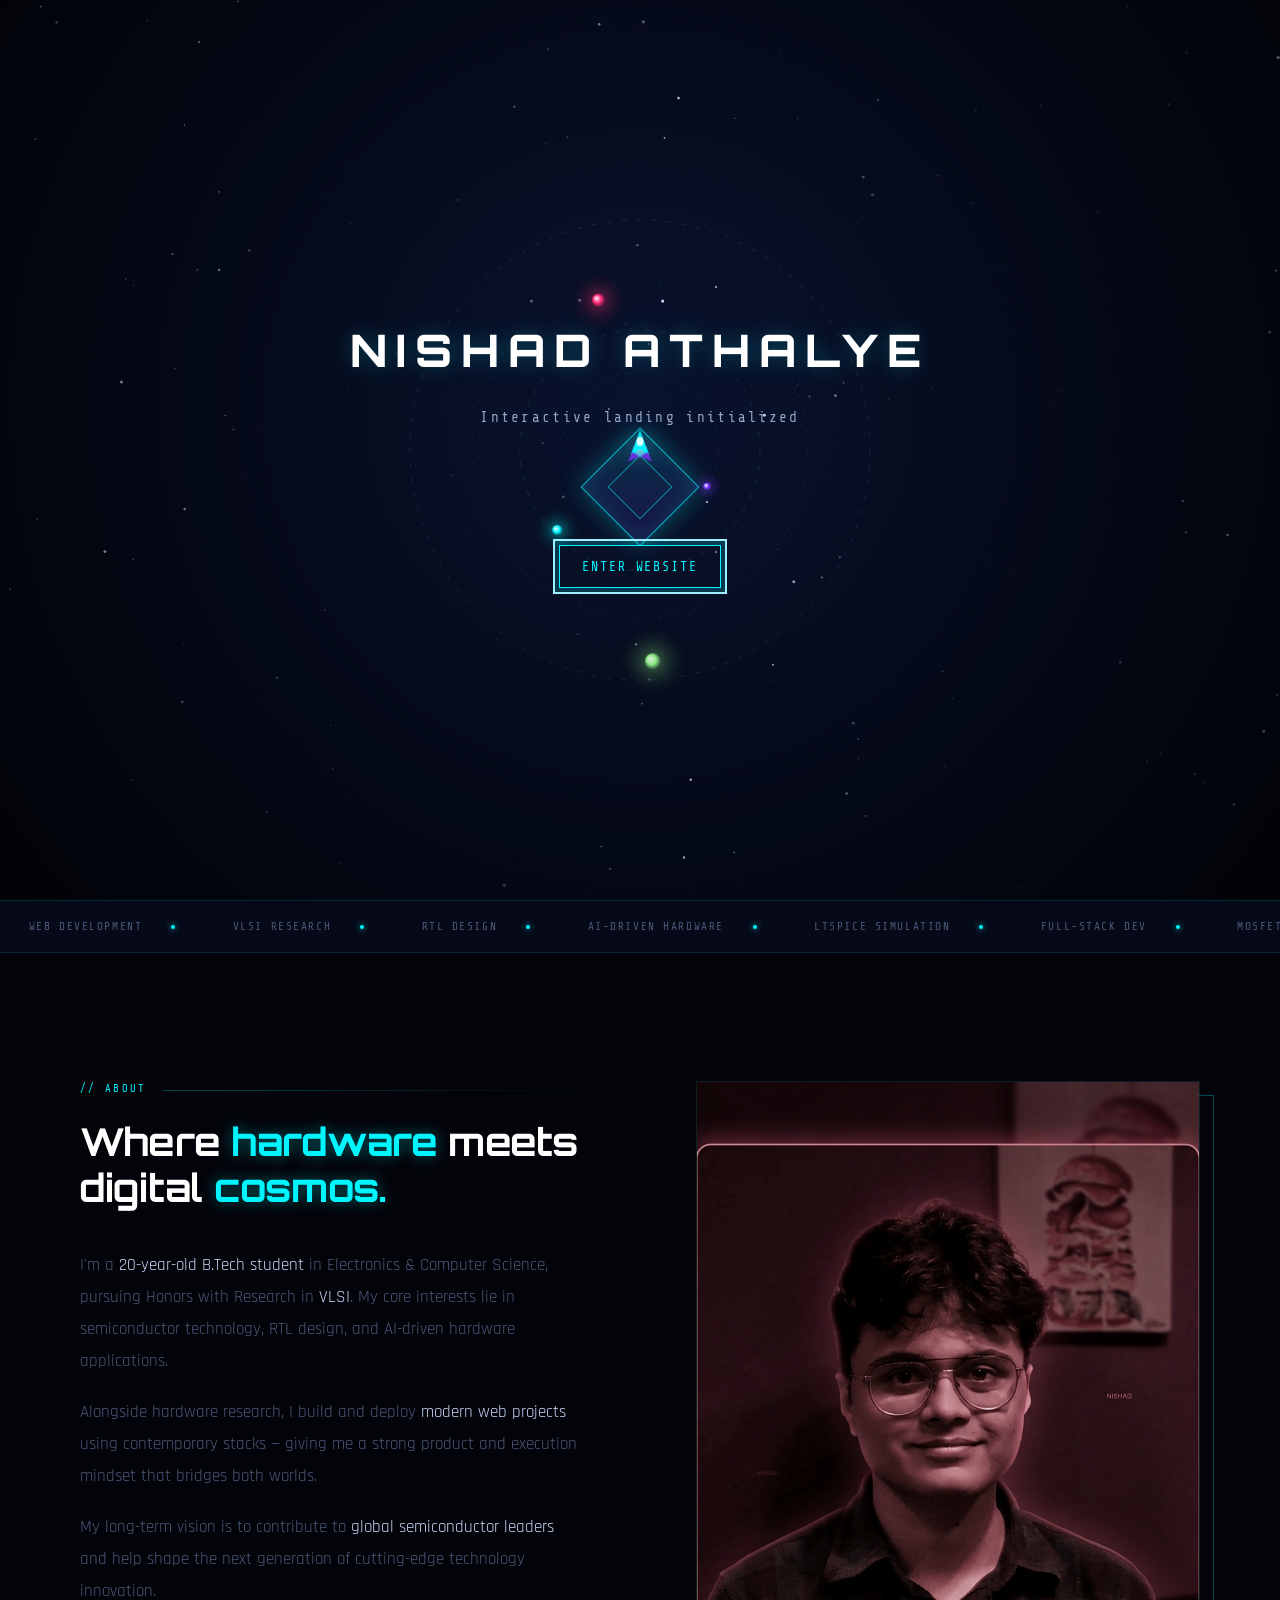
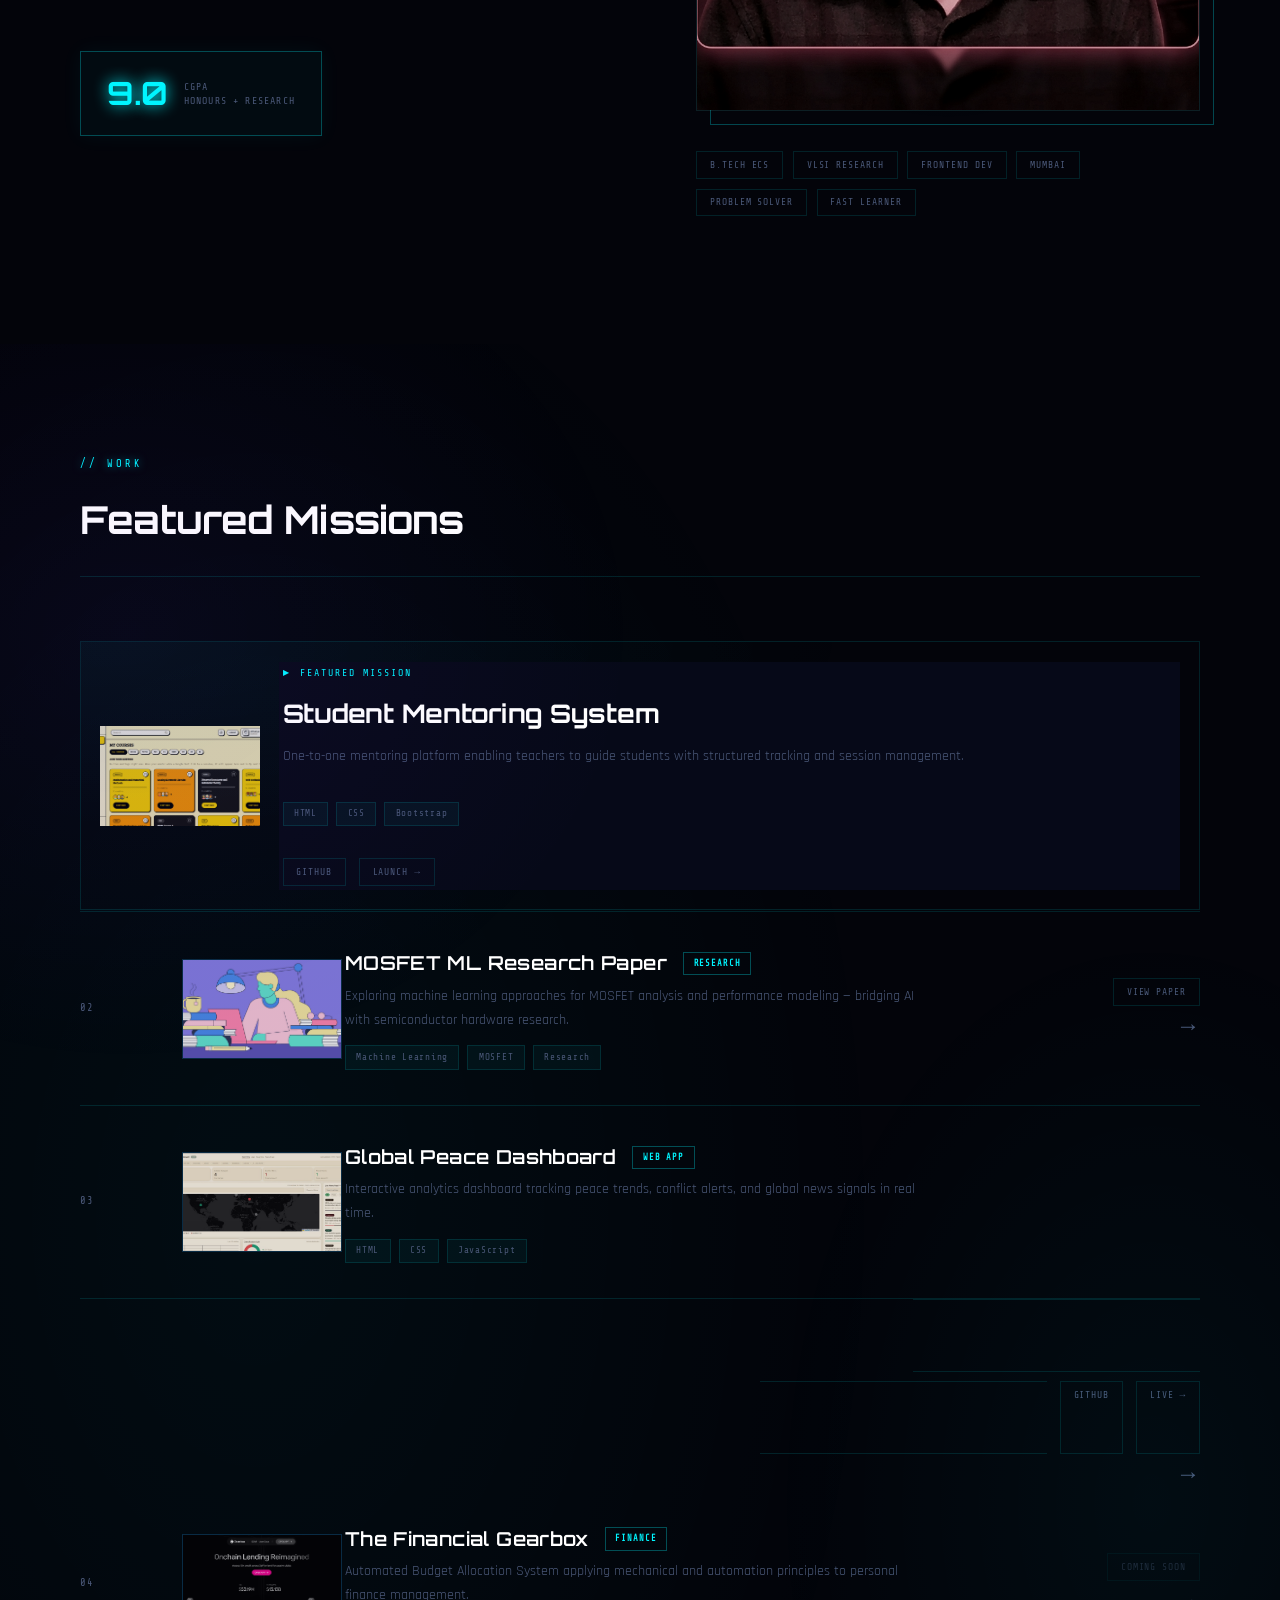
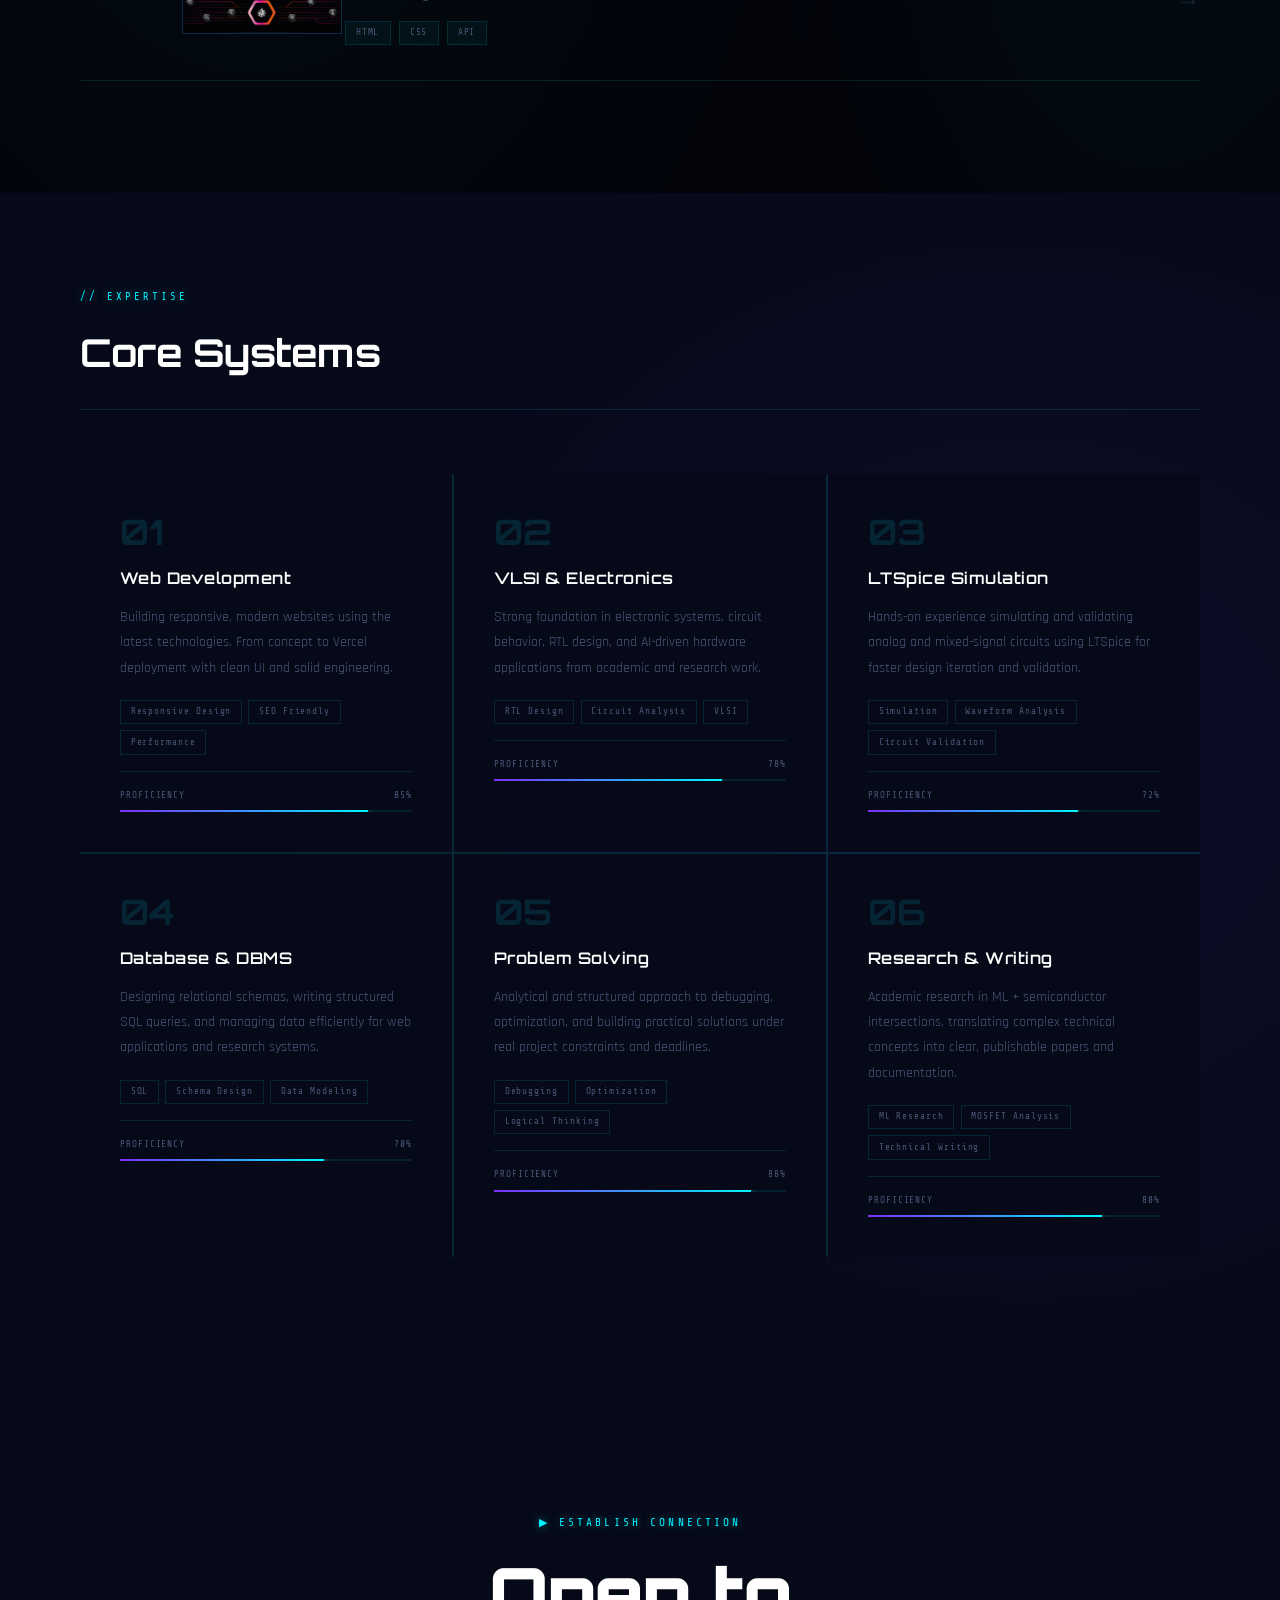
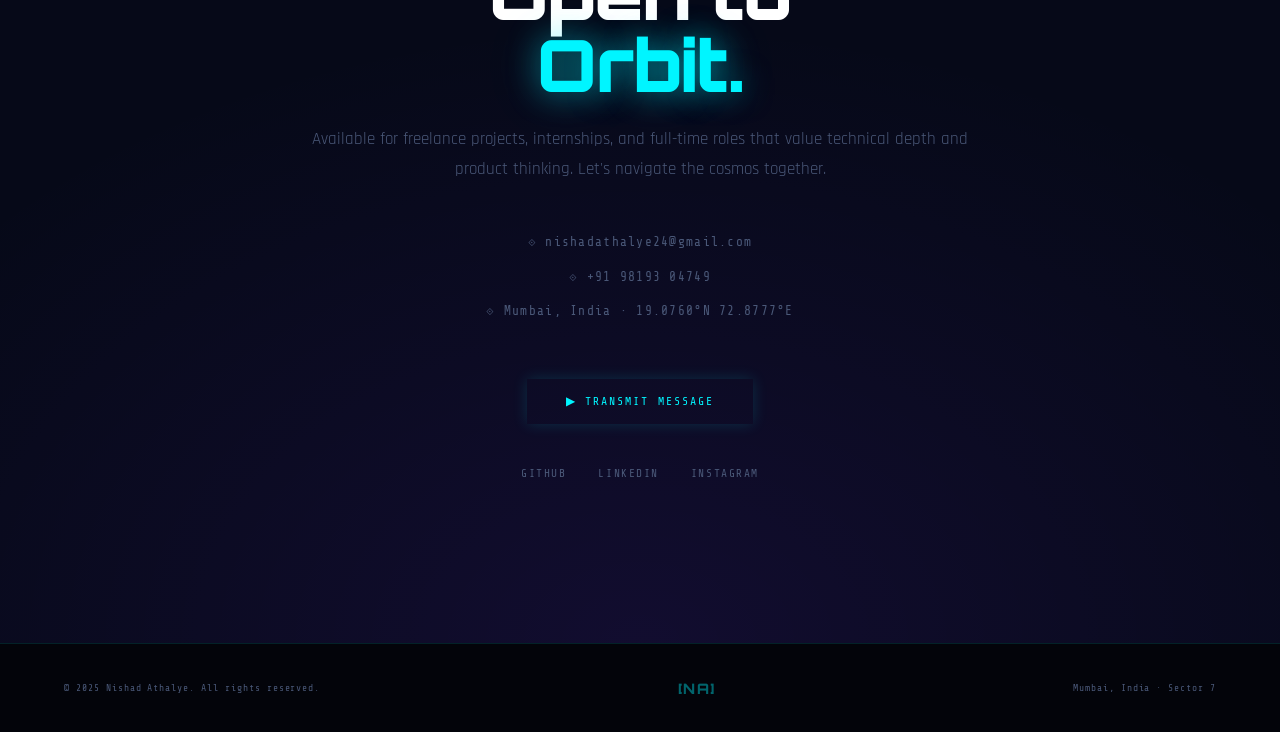
<file: index.html>
<!DOCTYPE html>
<html lang="en">
<head>
  <meta charset="UTF-8">
  <meta name="viewport" content="width=device-width, initial-scale=1.0">
  <title>Redirecting...</title>
  <meta http-equiv="refresh" content="0; url=/porotofilo8/">
  <script>
    window.location.replace("/porotofilo8/");
  </script>
</head>
<body>
  Redirecting to portfolio...
</body>
</html>
</file>
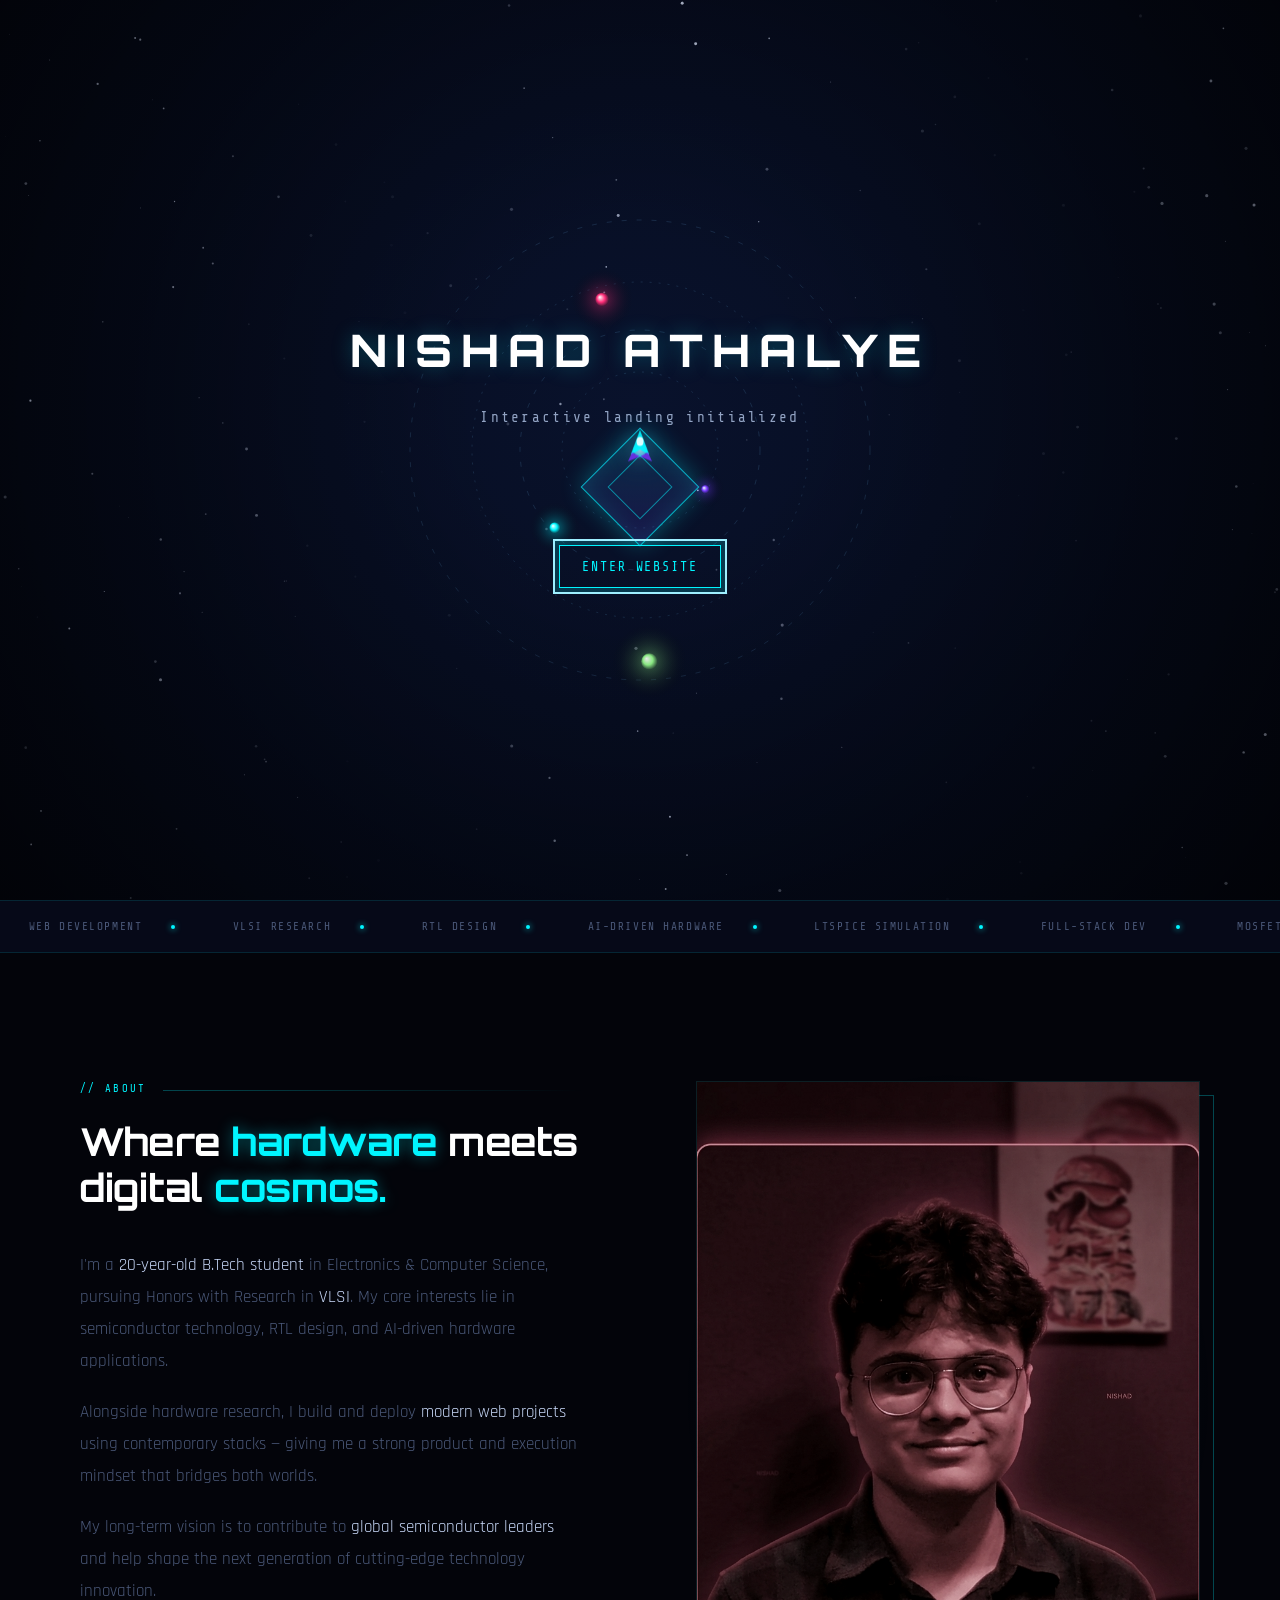
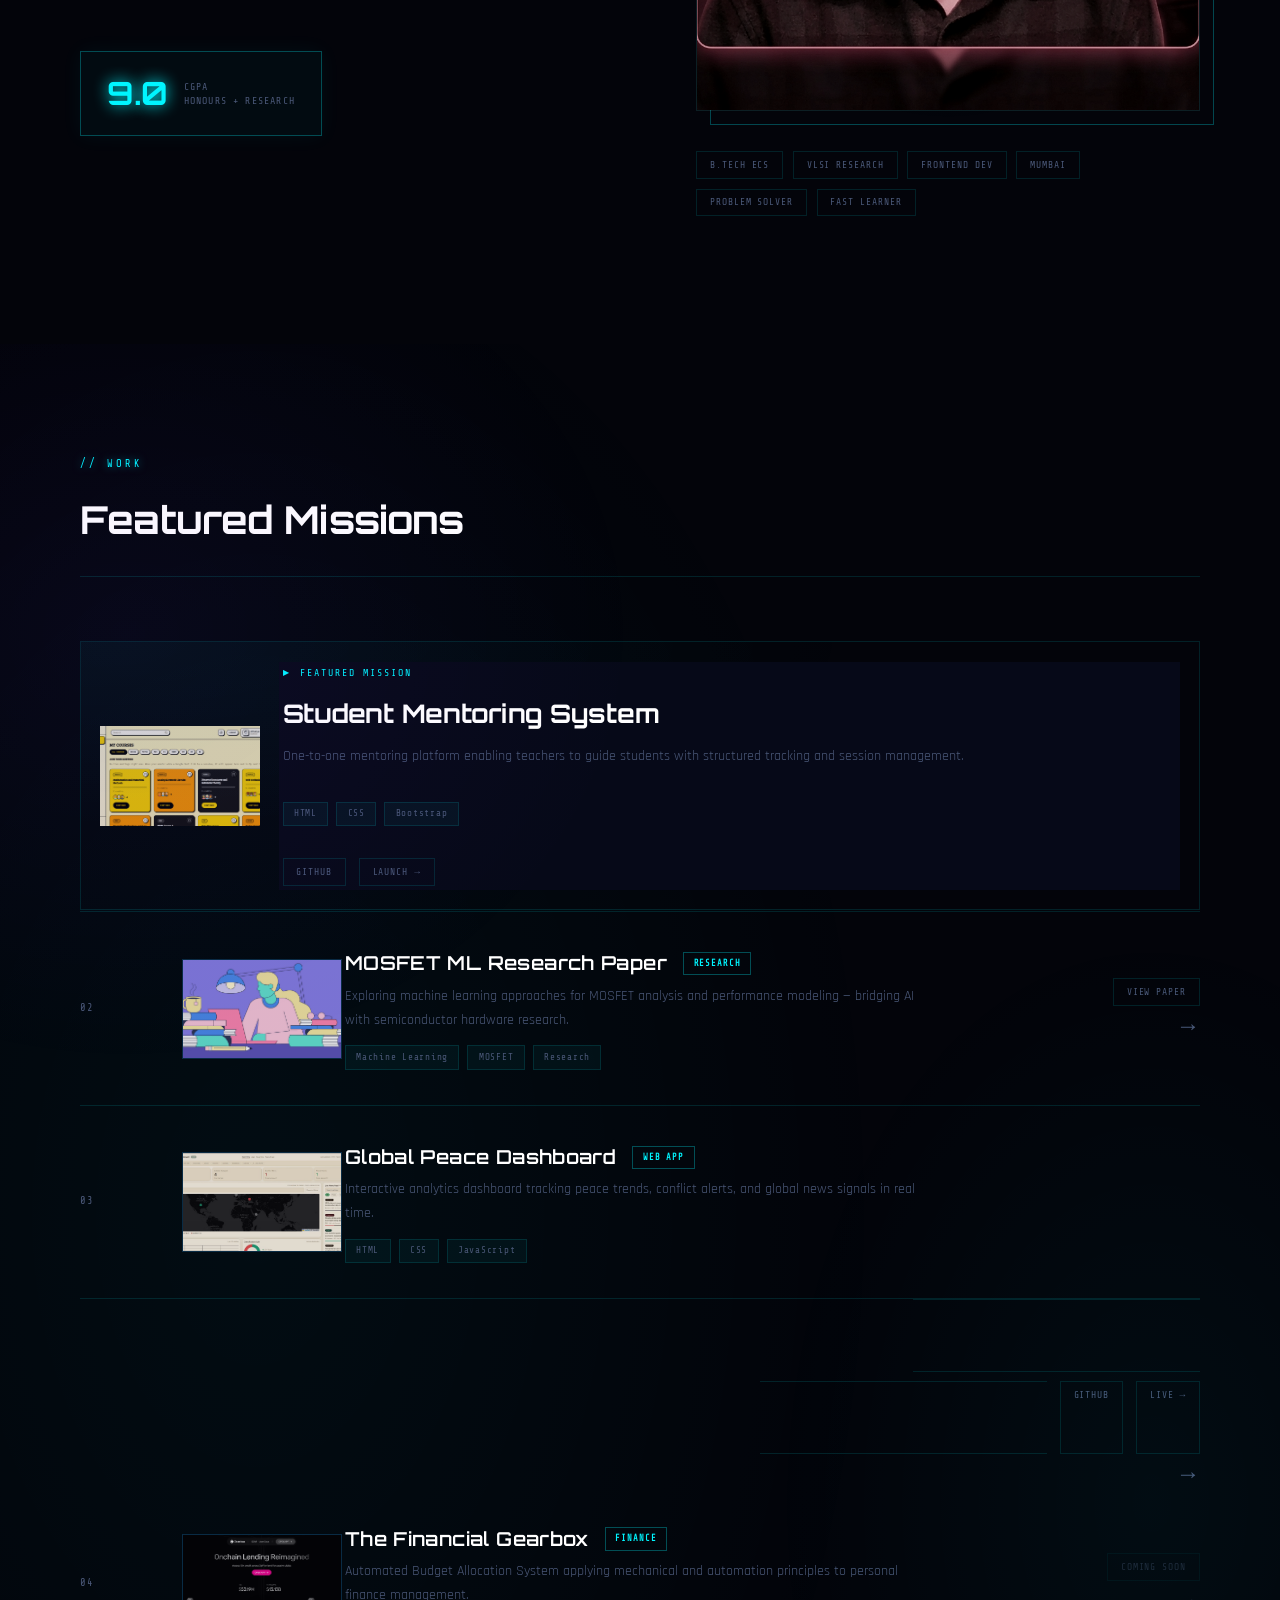
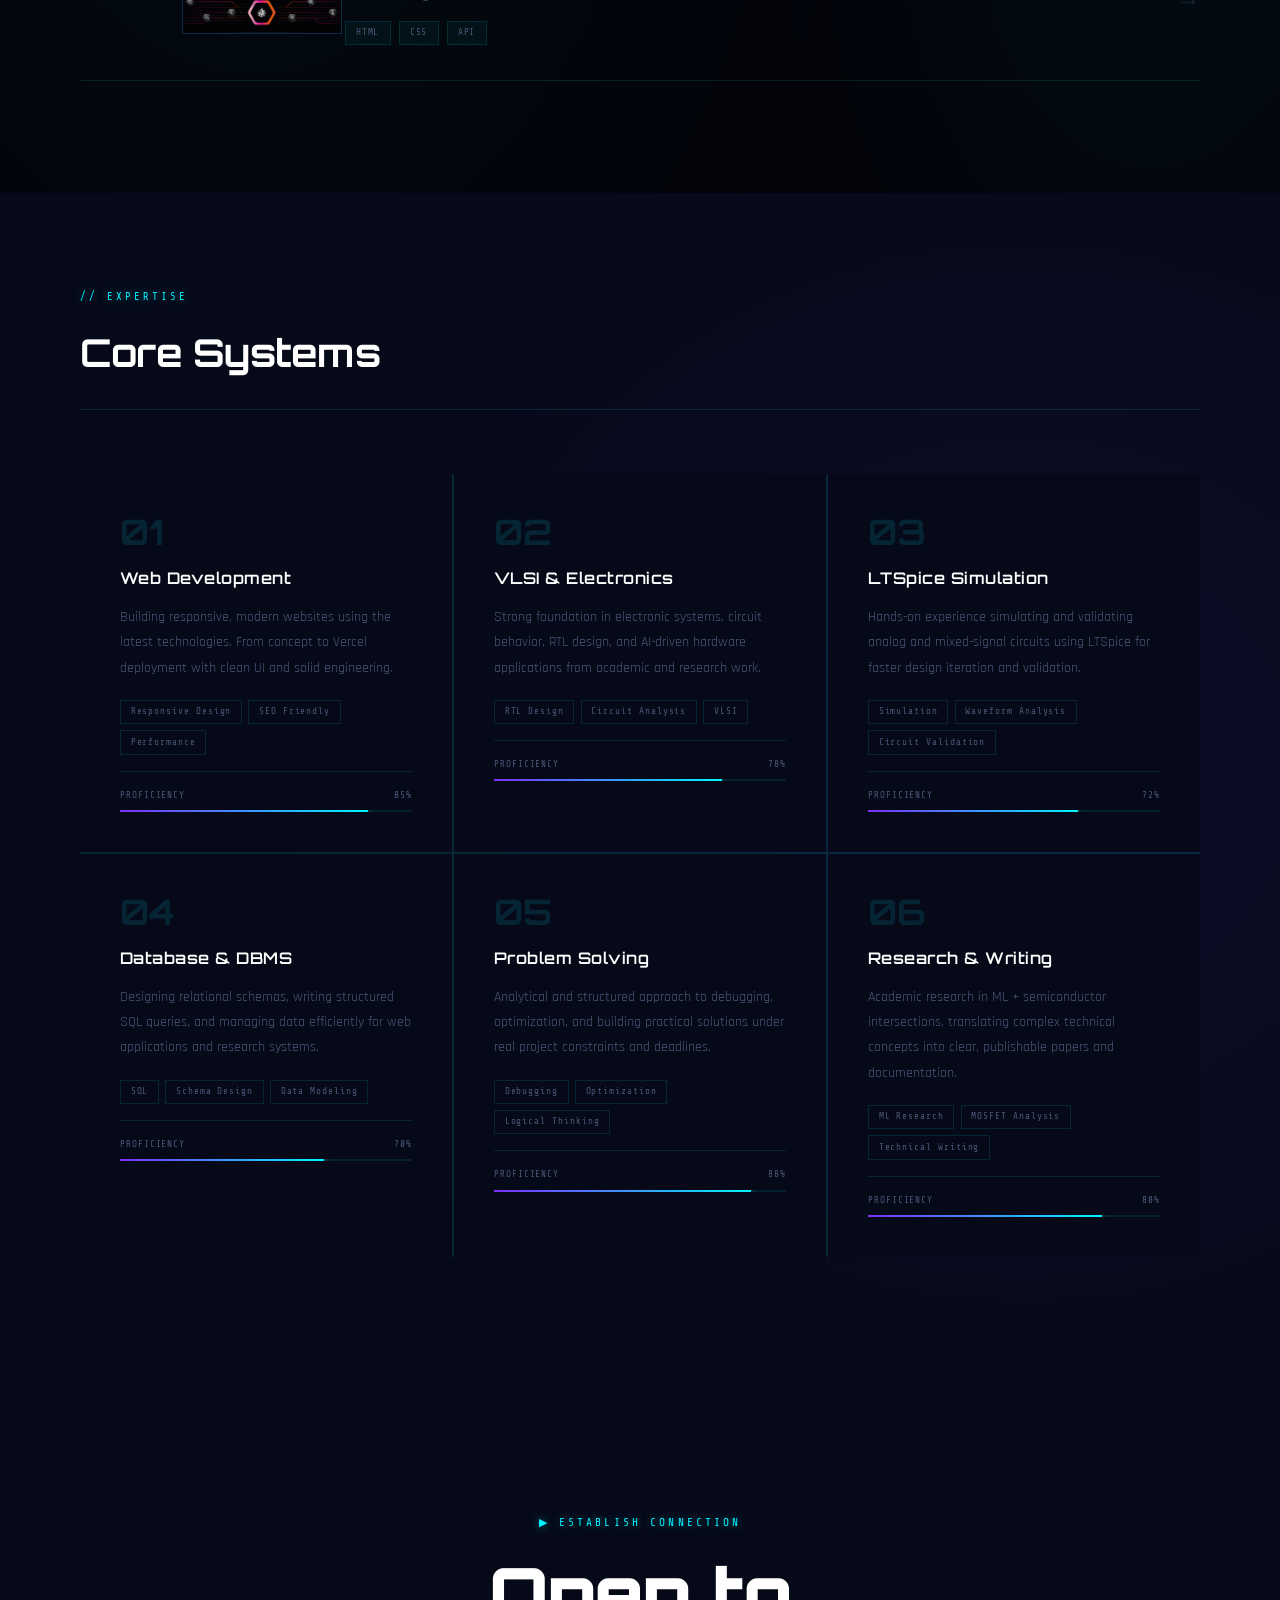
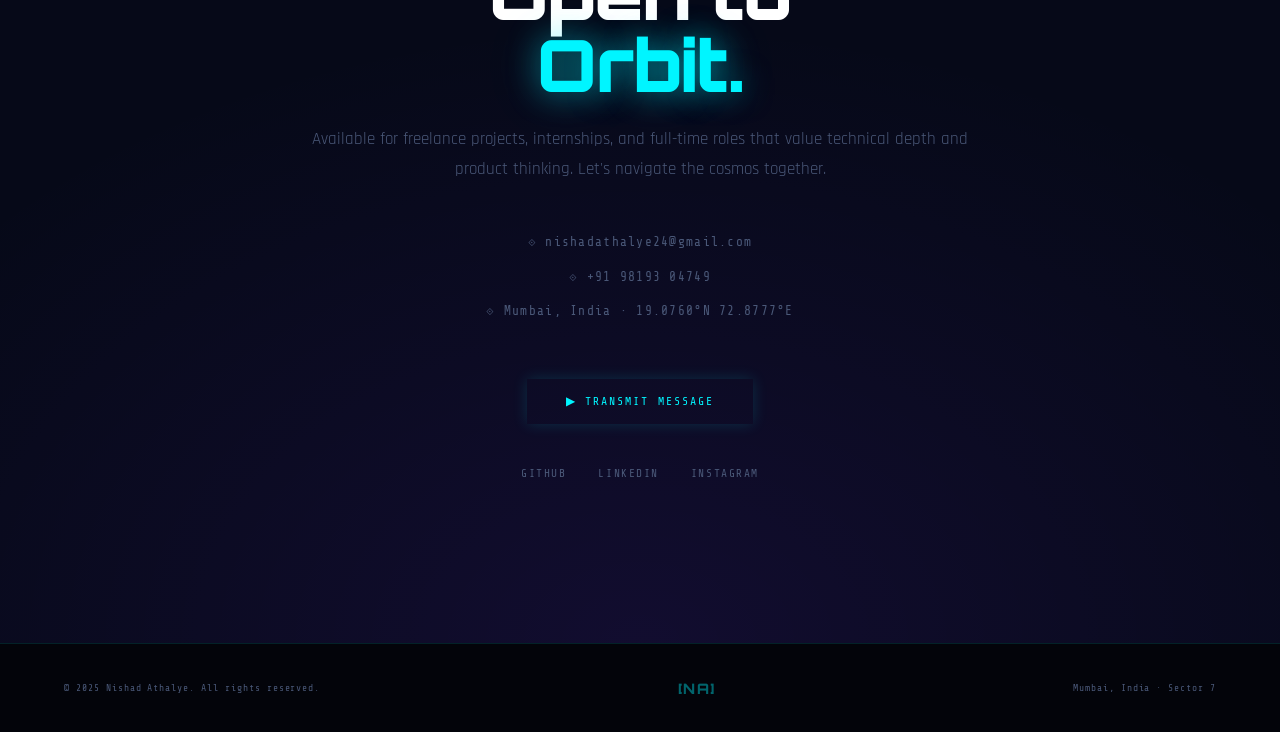
<file: porotofilo8/index.html>
<!DOCTYPE html>
<html lang="en">
<head>
<meta charset="UTF-8">
<meta name="viewport" content="width=device-width, initial-scale=1.0">
<title>Nishad Athalye — Portfolio 2025</title>
<link rel="preconnect" href="https://fonts.googleapis.com">
<link href="https://fonts.googleapis.com/css2?family=Orbitron:wght@400;500;600;700;800;900&family=Rajdhani:wght@300;400;500;600;700&family=Share+Tech+Mono&display=swap" rel="stylesheet">
<style>
:root {
  --neon: #00f5ff;
  --neon2: #7b2fff;
  --neon3: #ff2d78;
  --star: #e8eaf6;
  --void: #03040a;
  --void2: #060918;
  --void3: #0a0f2a;
  --nebula1: rgba(123,47,255,0.12);
  --nebula2: rgba(0,245,255,0.08);
  --text: #c8d8f8;
  --muted: #4a5878;
  --border: rgba(0,245,255,0.12);
  --border2: rgba(0,245,255,0.28);
}
*,*::before,*::after{box-sizing:border-box;margin:0;padding:0;}
html{scroll-behavior:smooth;}
body{
  background:var(--void);
  color:var(--text);
  font-family:'Rajdhani',sans-serif;
  font-weight:400;
  line-height:1.7;
  overflow-x:hidden;
  cursor:none;
}

/* ===== CANVAS STARFIELD ===== */
#starfield{
  position:fixed;inset:0;z-index:0;pointer-events:none;
}

/* ===== CUSTOM CURSOR ===== */
.cursor{
  position:fixed;pointer-events:none;z-index:100001;
  transform:translate(-50%,-50%) rotate(0deg);
  transition:transform .05s linear;
  will-change:transform,left,top;
}

/* ===== NAV ===== */
nav{
  position:fixed;top:0;left:0;right:0;z-index:200;
  padding:1.4rem 4rem;
  display:flex;align-items:center;justify-content:space-between;
  transition:background .4s,border-color .4s,backdrop-filter .4s;
  border-bottom:1px solid transparent;
}
nav.scrolled{
  background:rgba(3,4,10,0.92);
  backdrop-filter:blur(16px);
  border-color:var(--border);
}
.nav-logo{
  font-family:'Orbitron',monospace;font-weight:800;
  font-size:1.1rem;letter-spacing:0.1em;color:var(--neon);
  text-decoration:none;
  text-shadow:0 0 20px var(--neon);
  display:flex;align-items:center;gap:.6rem;
}
.nav-logo-bracket{color:var(--neon2);text-shadow:0 0 12px var(--neon2);}
.nav-links{display:flex;gap:2.5rem;list-style:none;}
.nav-links a{
  font-family:'Share Tech Mono',monospace;font-size:0.7rem;
  letter-spacing:0.16em;text-transform:uppercase;
  color:var(--muted);text-decoration:none;
  transition:color .3s,text-shadow .3s;
}
.nav-links a:hover{color:var(--neon);text-shadow:0 0 8px var(--neon);}
.nav-badge{
  font-family:'Share Tech Mono',monospace;font-size:0.65rem;
  letter-spacing:0.1em;text-transform:uppercase;
  border:1px solid rgba(0,245,255,0.3);padding:.4rem 1rem;
  color:var(--neon);display:flex;align-items:center;gap:.5rem;
  box-shadow:0 0 12px rgba(0,245,255,0.1);
}
.nav-dot{width:6px;height:6px;border-radius:50%;background:var(--neon);animation:blink 2s infinite;box-shadow:0 0 8px var(--neon);}
@keyframes blink{0%,100%{opacity:1}50%{opacity:0.2}}

/* ===== HERO ===== */
.hero{
  min-height:100vh;display:flex;flex-direction:column;
  justify-content:center;padding:0 5rem;
  position:relative;overflow:visible;
}

/* SOLAR SYSTEM CANVAS */
#solar-system{
  position:absolute;right:20px;top:50%;transform:translateY(-50%);
  width:560px;height:560px;
  pointer-events:none;
  z-index:4;
}

/* ===== PLANET TOOLTIP ===== */
.planet-tip{
  position:fixed;z-index:300;background:rgba(3,4,10,0.9);
  border:1px solid var(--border2);
  padding:.6rem 1rem;pointer-events:none;opacity:0;
  transition:opacity .2s;font-family:'Share Tech Mono',monospace;
  font-size:0.65rem;letter-spacing:0.1em;color:var(--neon);
  text-transform:uppercase;white-space:nowrap;
  backdrop-filter:blur(8px);
}



/* ===== ASTEROIDS ===== */
.asteroid{
  position:fixed;pointer-events:none;z-index:20;
  border-radius:40% 60% 50% 70% / 55% 45% 60% 40%;
  background:radial-gradient(circle at 30% 30%,#8a7a6a,#4a3f35,#2a2018);
  box-shadow:inset -3px -3px 8px rgba(0,0,0,0.6);
}

/* ===== HERO TEXT ===== */
.hero-content{position:relative;z-index:5;}
.hero-eyebrow{
  font-family:'Share Tech Mono',monospace;font-size:0.72rem;
  letter-spacing:0.28em;text-transform:uppercase;color:var(--neon);
  display:flex;align-items:center;gap:1rem;margin-bottom:2rem;
  opacity:0;animation:fadeUp .8s .2s forwards;
}
.hero-eyebrow::before{content:'';width:36px;height:1px;background:var(--neon);box-shadow:0 0 6px var(--neon);}
.hero-eyebrow-line{color:var(--muted);}

.hero-name{
  font-family:'Orbitron',monospace;
  font-size:clamp(3.5rem,8vw,7.5rem);
  font-weight:900;line-height:0.95;letter-spacing:-0.02em;
  color:#fff;position:relative;z-index:2;
  opacity:0;animation:fadeUp .9s .35s forwards;
  text-shadow:0 0 40px rgba(0,245,255,0.3);
}
.hero-name .glow{
  color:var(--neon);
  text-shadow:0 0 20px var(--neon),0 0 60px rgba(0,245,255,0.4);
  display:block;
}

.hero-role{
  font-family:'Share Tech Mono',monospace;font-size:0.78rem;
  letter-spacing:0.18em;text-transform:uppercase;
  color:var(--muted);margin-top:1.6rem;
  position:relative;z-index:2;
  opacity:0;animation:fadeUp .9s .45s forwards;
  display:flex;align-items:center;gap:1.5rem;
}
.role-sep{width:1px;height:16px;background:var(--border2);}

.hero-tagline{
  font-size:1.1rem;font-weight:400;color:var(--muted);
  max-width:540px;margin-top:2rem;margin-bottom:3.5rem;
  line-height:1.9;position:relative;z-index:2;
  opacity:0;animation:fadeUp .9s .55s forwards;
}
.hero-tagline strong{color:var(--neon);font-weight:500;}

.hero-actions{
  display:flex;align-items:center;gap:2rem;position:relative;z-index:2;
  opacity:0;animation:fadeUp .9s .65s forwards;
}
.btn-primary{
  background:transparent;color:var(--neon);
  font-family:'Share Tech Mono',monospace;font-size:0.72rem;
  letter-spacing:0.18em;text-transform:uppercase;
  padding:.95rem 2.4rem;border:1px solid var(--neon);cursor:pointer;
  text-decoration:none;display:inline-flex;align-items:center;gap:.8rem;
  transition:background .3s,box-shadow .3s,transform .3s;
  box-shadow:0 0 15px rgba(0,245,255,0.15);
  position:relative;overflow:hidden;
}
.btn-primary::before{
  content:'';position:absolute;inset:0;
  background:var(--neon);transform:translateX(-101%);
  transition:transform .35s;z-index:-1;
}
.btn-primary:hover::before{transform:translateX(0);}
.btn-primary:hover{color:var(--void);box-shadow:0 0 30px rgba(0,245,255,0.5);transform:translateY(-2px);}
.btn-outline{
  font-family:'Share Tech Mono',monospace;font-size:0.7rem;
  letter-spacing:0.14em;text-transform:uppercase;
  border:1px solid var(--border2);padding:.95rem 2.4rem;
  color:var(--text);text-decoration:none;
  transition:border-color .3s,color .3s,box-shadow .3s;
}
.btn-outline:hover{border-color:var(--neon2);color:var(--neon2);box-shadow:0 0 20px rgba(123,47,255,0.3);}

/* ===== HERO STATS ===== */
.hero-stats{
  position:absolute;right:5rem;top:50%;transform:translateY(-50%);
  display:flex;flex-direction:column;gap:2.5rem;z-index:5;
  opacity:0;animation:fadeIn 1s .8s forwards;
}
.stat{text-align:right;}
.stat-num{
  font-family:'Orbitron',monospace;font-size:2.4rem;font-weight:700;
  color:var(--neon);line-height:1;
  text-shadow:0 0 20px var(--neon);
}
.stat-label{
  font-family:'Share Tech Mono',monospace;font-size:0.6rem;
  letter-spacing:0.14em;text-transform:uppercase;color:var(--muted);
}

.hero-coords{
  position:absolute;bottom:3rem;left:5rem;
  font-family:'Share Tech Mono',monospace;font-size:0.62rem;
  letter-spacing:0.16em;text-transform:uppercase;color:var(--muted);
  display:flex;align-items:center;gap:1rem;z-index:5;
  opacity:0;animation:fadeIn 1s 1s forwards;
}
.coord-dot{width:5px;height:5px;border-radius:50%;background:var(--neon);animation:blink 3s infinite;box-shadow:0 0 6px var(--neon);}

/* ===== MARQUEE ===== */
.marquee-section{
  border-top:1px solid var(--border);border-bottom:1px solid var(--border);
  padding:1rem 0;overflow:hidden;background:var(--void2);
  position:relative;z-index:5;
}
.marquee-track{display:flex;white-space:nowrap;animation:marquee 28s linear infinite;}
.marquee-item{
  display:inline-flex;align-items:center;gap:1.8rem;padding:0 1.8rem;
  font-family:'Share Tech Mono',monospace;font-size:0.7rem;
  letter-spacing:0.14em;text-transform:uppercase;
  color:var(--muted);flex-shrink:0;
}
.marquee-item span{transition:color .3s;}
.marquee-item:hover span{color:var(--neon);}
.marquee-dot{width:4px;height:4px;border-radius:50%;background:var(--neon);flex-shrink:0;box-shadow:0 0 6px var(--neon);}
@keyframes marquee{to{transform:translateX(-50%);}}

/* ===== SECTION COMMONS ===== */
.section-label{
  font-family:'Share Tech Mono',monospace;font-size:0.66rem;
  letter-spacing:0.28em;text-transform:uppercase;color:var(--neon);
  margin-bottom:.8rem;text-shadow:0 0 8px rgba(0,245,255,0.5);
}
.section-title{
  font-family:'Orbitron',monospace;
  font-size:clamp(1.8rem,3vw,2.8rem);font-weight:700;color:#fff;
  letter-spacing:-0.02em;
}
.section-header{
  display:flex;align-items:flex-end;justify-content:space-between;
  max-width:1300px;margin:0 auto 4rem;padding-bottom:1.5rem;
  border-bottom:1px solid var(--border);
}

/* ===== ABOUT ===== */
.about{padding:8rem 5rem;max-width:1300px;margin:0 auto;display:grid;grid-template-columns:1fr 1fr;gap:7rem;align-items:start;position:relative;z-index:5;}
.about-label{
  font-family:'Share Tech Mono',monospace;font-size:0.66rem;
  letter-spacing:0.22em;text-transform:uppercase;color:var(--neon);
  margin-bottom:1.2rem;display:flex;align-items:center;gap:1rem;
}
.about-label::after{content:'';flex:1;height:1px;background:linear-gradient(to right,var(--border2),transparent);}
.about-heading{
  font-family:'Orbitron',monospace;
  font-size:clamp(1.8rem,3vw,2.6rem);font-weight:700;line-height:1.2;color:#fff;
  margin-bottom:2.5rem;letter-spacing:-0.02em;
}
.about-heading strong{color:var(--neon);text-shadow:0 0 15px rgba(0,245,255,0.4);}
.about-bio p{color:var(--muted);font-size:1.05rem;line-height:1.9;margin-bottom:1.2rem;}
.about-bio p span{color:var(--text);}
.about-cgpa{
  display:inline-flex;align-items:center;gap:1rem;
  border:1px solid var(--border2);padding:.9rem 1.6rem;
  margin-top:1.5rem;background:rgba(0,245,255,0.03);
  box-shadow:0 0 20px rgba(0,245,255,0.05);
}
.cgpa-num{font-family:'Orbitron',monospace;font-size:2rem;font-weight:700;color:var(--neon);text-shadow:0 0 15px var(--neon);}
.cgpa-label{font-family:'Share Tech Mono',monospace;font-size:0.62rem;letter-spacing:0.12em;text-transform:uppercase;color:var(--muted);line-height:1.4;}

.about-photo-frame{position:relative;margin-bottom:2.5rem;isolation:isolate;}
.about-photo{
  width:100%;aspect-ratio:4/5;object-fit:cover;object-position:top;
  display:block;border:1px solid var(--border);
  filter:grayscale(30%) contrast(1.05) saturate(0.8);
  transition:filter .4s;
}
.about-photo:hover{filter:grayscale(0) contrast(1) saturate(1.1);}
.about-photo-corner{
  position:absolute;bottom:-14px;right:-14px;
  width:100%;height:100%;
  border:1px solid var(--border2);z-index:-1;
}
.about-photo-glow{
  position:absolute;inset:-20px;
  background:radial-gradient(ellipse at 50% 50%,rgba(0,245,255,0.06),transparent 70%);
  pointer-events:none;z-index:-1;
}
.about-tags{display:flex;flex-wrap:wrap;gap:.6rem;margin-top:2rem;}
.about-tag{
  font-family:'Share Tech Mono',monospace;font-size:0.6rem;
  letter-spacing:0.1em;text-transform:uppercase;
  border:1px solid var(--border);color:var(--muted);padding:.3rem .8rem;
  transition:border-color .3s,color .3s,box-shadow .3s;
}
.about-tag:hover{border-color:var(--neon);color:var(--neon);box-shadow:0 0 10px rgba(0,245,255,0.15);}

/* ===== SKILLS ===== */
.skills{padding:6rem 5rem;background:var(--void2);position:relative;z-index:5;overflow:hidden;}
.skills::before{
  content:'';position:absolute;inset:0;
  background:radial-gradient(ellipse 60% 60% at 80% 50%,rgba(123,47,255,0.07),transparent);
  pointer-events:none;
}
.skills-inner{max-width:1300px;margin:0 auto;}
.skills-grid{display:grid;grid-template-columns:repeat(3,1fr);gap:2px;margin-top:4rem;background:var(--border);}
.skill-card{
  background:var(--void2);padding:2.5rem;
  transition:background .3s;position:relative;overflow:hidden;
}
.skill-card::after{
  content:'';position:absolute;inset:0;
  background:radial-gradient(circle at 0% 0%,rgba(0,245,255,0.05),transparent 60%);
  opacity:0;transition:opacity .4s;
}
.skill-card:hover::after{opacity:1;}
.skill-card::before{
  content:'';position:absolute;left:0;top:0;
  width:3px;height:0;
  background:linear-gradient(to bottom,var(--neon),var(--neon2));
  transition:height .5s ease;
  box-shadow:0 0 10px var(--neon);
}
.skill-card:hover::before{height:100%;}
.skill-card:hover{background:rgba(6,9,24,1);}
.skill-icon{
  font-family:'Orbitron',monospace;font-size:2.2rem;font-weight:700;
  color:rgba(0,245,255,0.12);line-height:1;margin-bottom:1rem;
  transition:color .3s,text-shadow .3s;
}
.skill-card:hover .skill-icon{color:rgba(0,245,255,0.35);text-shadow:0 0 20px rgba(0,245,255,0.2);}
.skill-name{
  font-family:'Orbitron',monospace;font-size:1rem;font-weight:600;
  color:#fff;margin-bottom:.8rem;letter-spacing:0.03em;
}
.skill-desc{font-size:0.9rem;color:var(--muted);line-height:1.75;margin-bottom:1.2rem;}
.skill-pills{display:flex;flex-wrap:wrap;gap:.4rem;}
.pill{
  font-family:'Share Tech Mono',monospace;font-size:0.58rem;
  letter-spacing:0.1em;border:1px solid var(--border);
  color:var(--muted);padding:.2rem .6rem;
  transition:border-color .3s,color .3s,box-shadow .3s;
}
.skill-card:hover .pill{border-color:rgba(0,245,255,0.3);color:var(--neon);}

/* ===== PROJECTS ===== */
.projects{padding:7rem 5rem;position:relative;z-index:5;overflow:hidden;}
.projects::before{
  content:'';position:absolute;inset:0;
  background:radial-gradient(ellipse 50% 70% at 20% 60%,rgba(0,245,255,0.04),transparent);
  pointer-events:none;
}
.projects-inner{max-width:1300px;margin:0 auto;}

/* Featured project */
.project-featured{
  display:grid;grid-template-columns:160px 1fr;gap:1.2rem;
  border:1px solid var(--border);margin-bottom:1px;
  transition:border-color .3s;position:relative;overflow:hidden;
  align-items:center;
  padding:1.2rem;
}
.project-featured::before{
  content:'';position:absolute;inset:0;
  background:radial-gradient(ellipse at 0% 0%,rgba(0,245,255,0.04),transparent 50%);
  pointer-events:none;z-index:1;
}
.project-featured:hover{border-color:var(--border2);}
.proj-feat-img{
  width:160px;
  overflow:hidden;background:var(--void3);
  display:flex;align-items:center;justify-content:center;
  aspect-ratio:16/10;
  position:relative;
}
.proj-feat-img img{width:100%;height:100%;object-fit:cover;transition:transform .6s;opacity:.85;}
.project-featured:hover .proj-feat-img img{transform:scale(1.04);}
.proj-feat-img-fallback{
  width:100%;height:100%;background:var(--void3);
  display:flex;align-items:center;justify-content:center;
  font-family:'Orbitron',monospace;font-size:1rem;color:var(--muted);
  letter-spacing:0.1em;
}
.proj-feat-content{
  padding:.2rem;display:flex;flex-direction:column;
  justify-content:center;background:var(--void2);
  position:relative;z-index:2;
}
.proj-feat-label{
  font-family:'Share Tech Mono',monospace;font-size:0.62rem;
  letter-spacing:0.2em;text-transform:uppercase;color:var(--neon);
  margin-bottom:1rem;display:flex;align-items:center;gap:.6rem;
}
.proj-feat-label::before{content:'▶';font-size:0.5rem;}
.proj-feat-name{
  font-family:'Orbitron',monospace;font-size:1.6rem;font-weight:700;
  color:#fff;margin-bottom:1rem;letter-spacing:-0.01em;line-height:1.2;
}
.proj-feat-desc{font-size:0.9rem;color:var(--muted);margin-bottom:2rem;line-height:1.8;}

/* Project list rows */
.projects-list{display:flex;flex-direction:column;}
.project-row{
  display:grid;grid-template-columns:80px 140px 1fr auto;
  align-items:center;gap:1.4rem;
  padding:2.2rem 0;border-bottom:1px solid var(--border);
  cursor:pointer;transition:background .3s;position:relative;
  text-decoration:none;color:inherit;
}
.project-row::before{
  content:'';position:absolute;left:-5rem;right:-5rem;top:0;bottom:0;
  background:linear-gradient(to right,rgba(0,245,255,0.02),transparent);
  opacity:0;transition:opacity .3s;pointer-events:none;
}
.project-row:hover::before{opacity:1;}
.project-row:first-child{border-top:1px solid var(--border);}
.proj-num{
  font-family:'Share Tech Mono',monospace;font-size:0.65rem;
  letter-spacing:0.12em;color:var(--muted);
}
.proj-name{
  font-family:'Orbitron',monospace;font-size:1.2rem;font-weight:600;
  color:#fff;transition:color .3s;margin-bottom:.3rem;
  display:flex;align-items:center;gap:1rem;letter-spacing:0.02em;
}
.project-row:hover .proj-name{color:var(--neon);text-shadow:0 0 12px rgba(0,245,255,0.4);}
.proj-thumb{
  width:160px;aspect-ratio:16/10;overflow:hidden;
  border:1px solid var(--border);
  background:var(--void3);
}
.proj-thumb img{
  width:100%;height:100%;object-fit:cover;display:block;opacity:.9;
  transition:transform .4s,opacity .3s;
}
.project-row:hover .proj-thumb img{transform:scale(1.05);opacity:1;}
.proj-tag{
  font-family:'Share Tech Mono',monospace;font-size:0.55rem;
  letter-spacing:0.1em;text-transform:uppercase;
  border:1px solid rgba(0,245,255,0.3);color:var(--neon);padding:.2rem .6rem;
  vertical-align:middle;
}
.proj-desc{font-size:0.88rem;color:var(--muted);max-width:580px;}
.proj-tech{display:flex;gap:.5rem;flex-wrap:wrap;}
.tech-chip{
  font-family:'Share Tech Mono',monospace;font-size:0.58rem;
  letter-spacing:0.08em;background:rgba(0,245,255,0.04);
  border:1px solid var(--border);color:var(--muted);padding:.2rem .65rem;
  transition:border-color .3s,color .3s;
}
.project-row:hover .tech-chip{border-color:rgba(0,245,255,0.2);color:var(--neon);}
.proj-right{display:flex;flex-direction:column;align-items:flex-end;gap:.6rem;}
.proj-links{display:flex;gap:.8rem;}
.proj-link{
  font-family:'Share Tech Mono',monospace;font-size:0.6rem;
  letter-spacing:0.1em;text-transform:uppercase;
  color:var(--muted);text-decoration:none;border:1px solid var(--border);
  padding:.3rem .8rem;transition:all .3s;
}
.proj-link:hover{border-color:var(--neon);color:var(--neon);box-shadow:0 0 10px rgba(0,245,255,0.15);}
.proj-arrow{
  font-size:1.5rem;color:var(--muted);transition:all .3s;line-height:1;
}
.project-row:hover .proj-arrow{color:var(--neon);transform:translate(4px,-2px);text-shadow:0 0 10px var(--neon);}

/* ===== CONTACT ===== */
.contact{
  padding:10rem 5rem;position:relative;overflow:hidden;z-index:5;
  background:var(--void2);
}
.contact::before{
  content:'';position:absolute;inset:0;
  background:radial-gradient(ellipse 70% 70% at 50% 100%,rgba(123,47,255,0.1),transparent);
  pointer-events:none;
}
.contact-inner{max-width:700px;margin:0 auto;text-align:center;position:relative;z-index:2;}
.contact-eyebrow{
  font-family:'Share Tech Mono',monospace;font-size:0.7rem;
  letter-spacing:0.28em;text-transform:uppercase;color:var(--neon);
  margin-bottom:1.5rem;text-shadow:0 0 10px rgba(0,245,255,0.5);
}
.contact-heading{
  font-family:'Orbitron',monospace;
  font-size:clamp(2.5rem,6vw,4.5rem);font-weight:900;color:#fff;
  margin-bottom:1.5rem;letter-spacing:-0.02em;line-height:1;
}
.contact-heading em{
  font-style:normal;color:var(--neon);
  text-shadow:0 0 30px rgba(0,245,255,0.5),0 0 60px rgba(0,245,255,0.2);
}
.contact-sub{font-size:1.05rem;color:var(--muted);margin-bottom:3rem;line-height:1.8;}
.contact-details{
  display:flex;flex-direction:column;gap:.8rem;margin-bottom:2.5rem;
}
.contact-item{
  font-family:'Share Tech Mono',monospace;font-size:0.8rem;
  letter-spacing:0.1em;color:var(--muted);text-decoration:none;
  transition:color .3s;display:inline-block;
}
.contact-item:hover{color:var(--neon);}
.contact-socials{
  display:flex;gap:2rem;justify-content:center;margin-top:2.5rem;
}
.social-link{
  font-family:'Share Tech Mono',monospace;font-size:0.7rem;
  letter-spacing:0.14em;text-transform:uppercase;
  color:var(--muted);text-decoration:none;transition:color .3s,text-shadow .3s;
}
.social-link:hover{color:var(--neon);text-shadow:0 0 8px var(--neon);}
.contact-form-wrap{
  max-height:0; opacity:0; overflow:hidden;
  transition:max-height .45s ease, opacity .35s ease, margin-top .35s ease;
  margin-top:0;
}
.contact-form-wrap.open{max-height:420px; opacity:1; margin-top:1.2rem;}
.contact-form{
  border:1px solid var(--border);
  background:rgba(3,4,10,0.72);
  padding:1rem;
  display:flex; flex-direction:column; gap:.7rem;
}
.contact-form input,.contact-form textarea{
  width:100%;
  background:rgba(0,245,255,0.03);
  border:1px solid var(--border);
  color:var(--text);
  padding:.7rem .8rem;
  font-family:'Share Tech Mono',monospace;
  font-size:.72rem;
  letter-spacing:.04em;
}
.contact-form input:focus,.contact-form textarea:focus{
  outline:none;
  border-color:var(--neon);
  box-shadow:0 0 0 1px rgba(0,245,255,0.25);
}
.contact-form .form-submit{
  align-self:flex-start;
  background:transparent;
  border:1px solid var(--neon);
  color:var(--neon);
  padding:.6rem 1rem;
  font-family:'Share Tech Mono',monospace;
  letter-spacing:.12em;
  text-transform:uppercase;
  cursor:pointer;
}
.contact-form .form-submit:hover{background:var(--neon); color:var(--void);}

/* ===== FOOTER ===== */
footer{
  padding:2rem 4rem;border-top:1px solid var(--border);
  display:flex;justify-content:space-between;align-items:center;
  position:relative;z-index:5;background:var(--void);
}
.footer-copy{font-family:'Share Tech Mono',monospace;font-size:0.6rem;letter-spacing:0.1em;color:var(--muted);}
.footer-logo{font-family:'Orbitron',monospace;font-weight:800;font-size:0.9rem;color:var(--neon);opacity:0.4;letter-spacing:0.1em;}

/* ===== WARP LINES ===== */
.warp-line{
  position:fixed;pointer-events:none;z-index:1;
  height:1px;background:linear-gradient(to right,transparent,rgba(0,245,255,0.6),transparent);
  animation:warpLine 3s linear infinite;
  opacity:0;
}
@keyframes warpLine{
  0%{transform:translateX(-100vw);opacity:0}
  10%{opacity:1}
  90%{opacity:1}
  100%{transform:translateX(200vw);opacity:0}
}

/* ===== NEBULA BG SECTIONS ===== */
.nebula-wrap{position:relative;overflow:hidden;}
.nebula-wrap::after{
  content:'';position:absolute;inset:0;
  background:
    radial-gradient(ellipse 40% 30% at 10% 20%,rgba(123,47,255,0.06),transparent),
    radial-gradient(ellipse 30% 40% at 90% 80%,rgba(0,245,255,0.04),transparent);
  pointer-events:none;z-index:0;
}

/* ===== SCAN LINE EFFECT ===== */
body::after{
  content:'';position:fixed;inset:0;z-index:9990;pointer-events:none;
  background:repeating-linear-gradient(
    to bottom,
    transparent 0px,transparent 2px,
    rgba(0,0,0,0.03) 2px,rgba(0,0,0,0.03) 4px
  );
}

/* ===== REVEAL ===== */
@keyframes fadeUp{from{opacity:0;transform:translateY(28px)}to{opacity:1;transform:translateY(0)}}
@keyframes fadeIn{from{opacity:0}to{opacity:1}}
.reveal{opacity:0;transform:translateY(28px);transition:opacity .8s ease,transform .8s ease;}
.reveal.visible{opacity:1;transform:translateY(0);}
.reveal-delay{transition-delay:.15s;}
.reveal-delay2{transition-delay:.3s;}

/* ===== HUD CORNER ===== */
.hud-corner{
  position:fixed;z-index:100;pointer-events:none;
  font-family:'Share Tech Mono',monospace;font-size:0.58rem;
  letter-spacing:0.1em;color:rgba(0,245,255,0.25);
}
.hud-tl{top:1.5rem;left:1.5rem;}
.hud-tr{top:1.5rem;right:1.5rem;text-align:right;}
.hud-bl{bottom:1.5rem;left:1.5rem;}
.hud-br{bottom:1.5rem;right:1.5rem;text-align:right;}
.hud-corner div{line-height:1.6;}

/* ===== SCANNING BAR ===== */
.scan-bar{
  position:fixed;left:0;right:0;height:2px;z-index:9989;
  background:linear-gradient(to right,transparent,rgba(0,245,255,0.4),transparent);
  pointer-events:none;animation:scanDown 8s linear infinite;
  opacity:0.4;
}
@keyframes scanDown{from{top:0}to{top:100vh}}

/* ===== SCROLL PROGRESS BAR ===== */
#scroll-progress{
  position:fixed;top:0;left:0;height:2px;width:0%;z-index:9999;
  background:linear-gradient(to right,var(--neon2),var(--neon),var(--neon3));
  box-shadow:0 0 8px var(--neon);
  transition:width .05s linear;
  pointer-events:none;
}

/* ===== TYPING CURSOR ===== */
.typing-cursor{
  display:inline-block;width:2px;height:1em;background:var(--neon);
  margin-left:3px;vertical-align:middle;animation:blink .7s infinite;
}

/* ===== SKILL LEVEL BARS ===== */
.skill-level{margin-top:1rem;padding-top:1rem;border-top:1px solid var(--border);}
.skill-level-label{
  display:flex;justify-content:space-between;align-items:center;
  font-family:'Share Tech Mono',monospace;font-size:0.58rem;
  letter-spacing:0.1em;color:var(--muted);margin-bottom:.4rem;
  text-transform:uppercase;
}
.skill-bar-track{
  height:2px;background:rgba(0,245,255,0.1);position:relative;overflow:hidden;
}
.skill-bar-fill{
  height:100%;background:linear-gradient(to right,var(--neon2),var(--neon));
  width:0%;transition:width 1.2s cubic-bezier(.25,.46,.45,.94);
  box-shadow:0 0 6px var(--neon);
}

/* ===== ACTIVE NAV LINK ===== */
.nav-links a.active{color:var(--neon);text-shadow:0 0 8px var(--neon);}

/* ===== MOBILE NAV ===== */
.nav-hamburger{
  display:none;flex-direction:column;gap:5px;cursor:pointer;
  padding:.4rem;z-index:210;position:relative;
}
.nav-hamburger span{
  display:block;width:22px;height:1.5px;background:var(--neon);
  transition:transform .3s,opacity .3s,background .3s;
  box-shadow:0 0 6px var(--neon);
}
.nav-hamburger.open span:nth-child(1){transform:translateY(6.5px) rotate(45deg);}
.nav-hamburger.open span:nth-child(2){opacity:0;}
.nav-hamburger.open span:nth-child(3){transform:translateY(-6.5px) rotate(-45deg);}

.nav-mobile-menu{
  display:none;position:fixed;inset:0;background:rgba(3,4,10,0.97);
  backdrop-filter:blur(20px);z-index:200;
  flex-direction:column;align-items:center;justify-content:center;gap:2.5rem;
}
.nav-mobile-menu.open{display:flex;}
.nav-mobile-menu a{
  font-family:'Orbitron',monospace;font-size:1.6rem;font-weight:700;
  color:var(--text);text-decoration:none;letter-spacing:0.08em;
  transition:color .3s,text-shadow .3s;
}
.nav-mobile-menu a:hover{color:var(--neon);text-shadow:0 0 20px var(--neon);}

/* ===== BACK TO TOP ===== */
#back-top{
  position:fixed;bottom:2rem;right:2rem;z-index:500;
  width:40px;height:40px;border:1px solid var(--border2);
  background:rgba(3,4,10,0.85);backdrop-filter:blur(8px);
  display:flex;align-items:center;justify-content:center;cursor:pointer;
  font-family:'Share Tech Mono',monospace;font-size:0.8rem;color:var(--neon);
  opacity:0;transform:translateY(10px);
  transition:opacity .3s,transform .3s,border-color .3s,box-shadow .3s;
  box-shadow:0 0 10px rgba(0,245,255,0.1);
}
#back-top.visible{opacity:1;transform:translateY(0);}
#back-top:hover{border-color:var(--neon);box-shadow:0 0 20px rgba(0,245,255,0.3);}

@media(max-width:900px){
  nav{padding:1.4rem 1.5rem;}
  .nav-links{display:none;}
  .nav-hamburger{display:flex;}
  .hero{padding:0 1.5rem 4rem;}
  .hero-stats,.hero-coords{display:none;}
  #solar-system{display:none;}
  .about{grid-template-columns:1fr;gap:3rem;padding:5rem 1.5rem;}
  .skills{padding:5rem 1.5rem;}
  .skills-grid{grid-template-columns:1fr;}
  .projects{padding:5rem 1.5rem;}
  .project-row{grid-template-columns:1fr;gap:1rem;}
  .proj-num{display:none;}
  .proj-thumb{width:100%;height:auto;aspect-ratio:16/10;}
  .project-featured{grid-template-columns:1fr;}
  .contact{padding:6rem 1.5rem;}
  footer{flex-direction:column;gap:1rem;text-align:center;padding:2rem;}
  .hud-corner{display:none;}
  #back-top{bottom:1.2rem;right:1.2rem;}
}
</style>
</head>
<body>

<!-- Interactive landing intro -->
<style>
#landing-intro{position:fixed;inset:0;z-index:99999;background:#02040d;overflow:hidden}
#landing-canvas{position:absolute;inset:0}
#landing-vignette{position:absolute;inset:0;background:radial-gradient(circle at 50% 45%,transparent 20%,rgba(0,0,0,.62));pointer-events:none}
#landing-content{position:absolute;inset:0;display:flex;flex-direction:column;align-items:center;justify-content:center;gap:1rem;text-align:center}
#landing-title{font-family:'Orbitron',monospace;font-weight:800;letter-spacing:.2em;color:#fff;font-size:clamp(1.4rem,3.5vw,2.8rem);text-shadow:0 0 20px rgba(0,245,255,.25)}
#landing-sub{font-family:'Share Tech Mono',monospace;letter-spacing:.16em;color:rgba(200,220,255,.72);font-size:clamp(.65rem,1.2vw,.9rem)}
#landing-diamond{width:84px;height:84px;transform:rotate(45deg) scale(.75);border:1px solid rgba(0,245,255,.7);box-shadow:0 0 24px rgba(0,245,255,.32),inset 0 0 20px rgba(0,245,255,.12);opacity:0;transition:opacity .6s ease,transform .8s ease;background:linear-gradient(135deg,rgba(0,245,255,.12),rgba(123,47,255,.15))}
#landing-diamond::after{content:'';position:absolute;inset:18px;border:1px solid rgba(0,245,255,.5)}
#landing-diamond.show{opacity:1;transform:rotate(45deg) scale(1)}
#landing-enter{opacity:0;transform:translateY(10px);transition:opacity .45s ease,transform .45s ease;background:transparent;color:var(--neon);border:1px solid var(--neon);padding:.8rem 1.4rem;font-family:'Share Tech Mono',monospace;letter-spacing:.14em;text-transform:uppercase;cursor:pointer}
#landing-enter.show{opacity:1;transform:translateY(0)}
#landing-enter:focus-visible{outline:2px solid #9eefff;outline-offset:4px;box-shadow:0 0 0 6px rgba(0,245,255,.18)}
#landing-core{
  position:absolute;left:50%;top:50%;width:14px;height:14px;transform:translate(-50%,-50%);
  border-radius:50%;background:radial-gradient(circle,#c9eeff 0,#65d8ff 55%,transparent 90%);
  box-shadow:0 0 20px rgba(101,216,255,.7),0 0 45px rgba(101,216,255,.45);opacity:.8;pointer-events:none;
}
@media (prefers-reduced-motion: reduce){
  #landing-diamond,#landing-enter{transition:none}
}
</style>

<div id="landing-intro">
  <canvas id="landing-canvas"></canvas>
  <div id="landing-vignette"></div>
  <div id="landing-core"></div>
  <div id="landing-content">
    <div id="landing-title">NISHAD ATHALYE</div>
    <div id="landing-sub">Interactive landing initialized</div>
    <div id="landing-diamond"></div>
    <button id="landing-enter">Enter Website</button>
  </div>
</div>
<script>
(function(){
  const intro=document.getElementById('landing-intro');
  const c=document.getElementById('landing-canvas');
  const ctx=c.getContext('2d');
  const diamond=document.getElementById('landing-diamond');
  const enterBtn=document.getElementById('landing-enter');
  const reduceMotion=window.matchMedia('(prefers-reduced-motion: reduce)').matches;
  if(!intro||!c||!ctx||!diamond||!enterBtn) return;
  document.body.style.overflow='hidden';

  let W=0,H=0,mx=0,my=0,t=0,cx=0,cy=0;
  const stars=[];
  const planets=[
    {r:78,size:4.2,speed:0.9,color:'#7b2fff',phase:0.2},
    {r:120,size:5.5,speed:0.62,color:'#00f5ff',phase:2.1},
    {r:168,size:6.8,speed:0.44,color:'#ff2d78',phase:4.3},
    {r:230,size:8.2,speed:0.31,color:'#96ff8e',phase:1.4}
  ];
  function resize(){W=c.width=innerWidth;H=c.height=innerHeight;mx=W/2;my=H/2;}
  function makeStars(){
    stars.length=0;
    for(let i=0;i<220;i++) stars.push({x:Math.random()*W,y:Math.random()*H,r:Math.random()*1.4+0.2,a:Math.random()*0.8+0.2,s:Math.random()*0.2+0.03});
  }
  function loop(){
    t+=0.01;
    ctx.clearRect(0,0,W,H);
    cx = W*0.5 + (mx-W/2)*0.018;
    cy = H*0.5 + (my-H/2)*0.018;
    const bg=ctx.createRadialGradient(W*0.5,H*0.45,0,W*0.5,H*0.45,Math.max(W,H)*0.85);
    bg.addColorStop(0,'#09122c'); bg.addColorStop(1,'#02040d');
    ctx.fillStyle=bg; ctx.fillRect(0,0,W,H);
    for(const s of stars){
      s.y+=s.s; if(s.y>H){s.y=0; s.x=Math.random()*W;}
      const px=s.x+(mx-W/2)*0.01, py=s.y+(my-H/2)*0.01;
      ctx.globalAlpha=s.a*(0.55+0.45*Math.sin(t*2+s.x*0.01));
      ctx.fillStyle='rgba(220,230,255,1)';
      ctx.beginPath(); ctx.arc(px,py,s.r,0,Math.PI*2); ctx.fill();
    }
    // Orbit rings
    ctx.save();
    ctx.strokeStyle='rgba(120,200,255,0.16)';
    ctx.lineWidth=1;
    planets.forEach((p,i)=>{
      ctx.setLineDash(i%2?[5,10]:[2,7]);
      ctx.beginPath(); ctx.arc(cx,cy,p.r,0,Math.PI*2); ctx.stroke();
    });
    ctx.setLineDash([]);
    ctx.restore();

    // Planets
    planets.forEach((p,i)=>{
      const a=t*p.speed + p.phase;
      const x=cx + Math.cos(a)*p.r;
      const y=cy + Math.sin(a)*p.r*0.92;
      const glow=ctx.createRadialGradient(x,y,0,x,y,p.size*4.6);
      glow.addColorStop(0,p.color);
      glow.addColorStop(1,'transparent');
      ctx.globalAlpha=.42;
      ctx.fillStyle=glow;
      ctx.beginPath(); ctx.arc(x,y,p.size*4.6,0,Math.PI*2); ctx.fill();
      ctx.globalAlpha=1;

      const pg=ctx.createRadialGradient(x-p.size*0.35,y-p.size*0.35,0,x,y,p.size*1.2);
      pg.addColorStop(0,'#fff');
      pg.addColorStop(.5,p.color);
      pg.addColorStop(1,'#08101f');
      ctx.fillStyle=pg;
      ctx.beginPath(); ctx.arc(x,y,p.size,0,Math.PI*2); ctx.fill();
    });
    ctx.globalAlpha=1;
    if(!intro.dataset.done) requestAnimationFrame(loop);
  }

  addEventListener('mousemove',e=>{mx=e.clientX;my=e.clientY;});
  addEventListener('resize',()=>{resize();makeStars();});
  resize(); makeStars(); loop();

  const revealDelay = reduceMotion ? 0 : 900;
  const buttonDelay = reduceMotion ? 60 : 1700;
  setTimeout(()=>diamond.classList.add('show'),revealDelay);
  setTimeout(()=>{
    enterBtn.classList.add('show');
    enterBtn.focus();
  },buttonDelay);

  function finishIntro(){
    if(intro.dataset.done) return;
    intro.dataset.done='1';
    intro.style.transition='opacity 1s ease';
    intro.style.opacity='0';
    setTimeout(()=>{intro.remove();document.body.style.overflow='auto';},1000);
  }

  enterBtn.addEventListener('click', finishIntro);
  document.addEventListener('keydown',(e)=>{
    if(intro.dataset.done) return;
    if(e.key==='Enter' || e.key===' ' || e.key==='Escape'){
      e.preventDefault();
      finishIntro();
    }
  });
})();
</script>

<!-- Scroll progress bar -->
<div id="scroll-progress"></div>

<!-- Back to top -->
<div id="back-top" onclick="window.scrollTo({top:0,behavior:'smooth'})">↑</div>

<!-- Starfield canvas -->
<canvas id="starfield"></canvas>

<!-- Scan bar -->
<div class="scan-bar"></div>

<!-- HUD Corners -->
<div class="hud-corner hud-tl">
  <div>SYS: ONLINE</div>
  <div id="hud-time">00:00:00</div>
  <div>LAT: 19.0760°N</div>
</div>
<div class="hud-corner hud-tr">
  <div>NISHAD-ATHALYE.EXE</div>
  <div>BUILD: 2025.1.0</div>
  <div>LON: 72.8777°E</div>
</div>
<div class="hud-corner hud-bl" id="hud-scroll">
  <div>SCROLL: 0%</div>
  <div>SECTOR: HERO</div>
</div>
<div class="hud-corner hud-br">
  <div>CGPA: 9.0 ████████</div>
  <div>STATUS: SEEKING ORBIT</div>
</div>

<!-- Custom cursor: single rocket -->
<div class="cursor" id="cursor">
  <svg id="cursor-svg" width="28" height="34" viewBox="0 0 28 34" fill="none" xmlns="http://www.w3.org/2000/svg">
    <path d="M14 2 L23 26 L14 21 L5 26 Z" fill="rgba(0,245,255,0.92)" stroke="rgba(0,245,255,0.3)" stroke-width="0.8"/>
    <ellipse cx="14" cy="13" rx="3.5" ry="4.5" fill="rgba(255,255,255,0.85)"/>
    <path d="M6 24 L2 33 L14 28 Z" fill="rgba(123,47,255,0.8)"/>
    <path d="M22 24 L26 33 L14 28 Z" fill="rgba(123,47,255,0.8)"/>
    <ellipse id="thruster-glow" cx="14" cy="29" rx="3" ry="2" fill="rgba(0,245,255,0.6)"/>
  </svg>
</div>

<!-- Planet tooltip -->
<div class="planet-tip" id="planetTip"></div>



<!-- NAV -->
<nav id="nav">
  <a href="#" class="nav-logo">
    <span class="nav-logo-bracket">[</span>NA<span class="nav-logo-bracket">]</span>
  </a>
  <ul class="nav-links">
    <li><a href="#about">// About</a></li>
    <li><a href="#projects">// Projects</a></li>
    <li><a href="#skills">// Skills</a></li>
    <li><a href="#contact">// Contact</a></li>
  </ul>
  <div class="nav-badge"><div class="nav-dot"></div>Available for Launch</div>
  <div class="nav-hamburger" id="hamburger" onclick="toggleMobileMenu()">
    <span></span><span></span><span></span>
  </div>
</nav>

<!-- Mobile menu -->
<div class="nav-mobile-menu" id="mobileMenu">
  <a href="#about" onclick="closeMobileMenu()">About</a>
  <a href="#projects" onclick="closeMobileMenu()">Projects</a>
  <a href="#skills" onclick="closeMobileMenu()">Skills</a>
  <a href="#contact" onclick="closeMobileMenu()">Contact</a>
</div>

<!-- HERO -->
<section class="hero" id="home">

  <!-- Solar System Canvas -->
  <canvas id="solar-system"></canvas>

  <div class="hero-content">
    <div class="hero-eyebrow">
      <span class="hero-eyebrow-line">B.Tech ECS</span>
      <span>·</span>
      <span class="hero-eyebrow-line">VLSI Research</span>
      <span>·</span>
      <span class="hero-eyebrow-line">Web Dev</span>
    </div>
    <h1 class="hero-name">
      Nishad<br>
      <span class="glow">Athalye</span>
    </h1>
    <div class="hero-role">
      <span>Frontend Developer</span>
      <div class="role-sep"></div>
      <span>VLSI Researcher</span>
      <div class="role-sep"></div>
      <span>Mumbai</span>
    </div>
    <p class="hero-tagline">
      Building impactful solutions across <strong>semiconductor research</strong> and <strong>modern web development</strong> — exploring the universe where hardware meets software.
    </p>
    <div class="hero-actions">
      <a href="#projects" class="btn-primary">▶ View Projects</a>
      <a href="#contact" class="btn-outline">Establish Contact</a>
    </div>
  </div>

  <div class="hero-stats">
    <div class="stat"><div class="stat-num">9.0</div><div class="stat-label">CGPA</div></div>
    <div class="stat"><div class="stat-num">4+</div><div class="stat-label">Projects</div></div>
    <div class="stat"><div class="stat-num">2</div><div class="stat-label">Domains</div></div>
  </div>

  <div class="hero-coords">
    <div class="coord-dot"></div>
    Mumbai, India · 19.0760°N 72.8777°E · Open to Opportunities
  </div>
</section>

<!-- MARQUEE -->
<div class="marquee-section">
  <div class="marquee-track">
    <div class="marquee-item"><span>Web Development</span><div class="marquee-dot"></div></div>
    <div class="marquee-item"><span>VLSI Research</span><div class="marquee-dot"></div></div>
    <div class="marquee-item"><span>RTL Design</span><div class="marquee-dot"></div></div>
    <div class="marquee-item"><span>AI-Driven Hardware</span><div class="marquee-dot"></div></div>
    <div class="marquee-item"><span>LTSpice Simulation</span><div class="marquee-dot"></div></div>
    <div class="marquee-item"><span>Full-Stack Dev</span><div class="marquee-dot"></div></div>
    <div class="marquee-item"><span>MOSFET Research</span><div class="marquee-dot"></div></div>
    <div class="marquee-item"><span>Data Modeling</span><div class="marquee-dot"></div></div>
    <div class="marquee-item"><span>Web Development</span><div class="marquee-dot"></div></div>
    <div class="marquee-item"><span>VLSI Research</span><div class="marquee-dot"></div></div>
    <div class="marquee-item"><span>RTL Design</span><div class="marquee-dot"></div></div>
    <div class="marquee-item"><span>AI-Driven Hardware</span><div class="marquee-dot"></div></div>
    <div class="marquee-item"><span>LTSpice Simulation</span><div class="marquee-dot"></div></div>
    <div class="marquee-item"><span>Full-Stack Dev</span><div class="marquee-dot"></div></div>
    <div class="marquee-item"><span>MOSFET Research</span><div class="marquee-dot"></div></div>
    <div class="marquee-item"><span>Data Modeling</span><div class="marquee-dot"></div></div>
  </div>
</div>

<!-- ABOUT -->
<section id="about">
  <div class="about">
    <div class="about-left">
      <div class="about-label reveal">// About</div>
      <h2 class="about-heading reveal">Where <strong>hardware</strong> meets<br>digital <strong>cosmos.</strong></h2>
      <div class="about-bio reveal">
        <p>I'm a <span>20-year-old B.Tech student</span> in Electronics & Computer Science, pursuing Honors with Research in <span>VLSI</span>. My core interests lie in semiconductor technology, RTL design, and AI-driven hardware applications.</p>
        <p>Alongside hardware research, I build and deploy <span>modern web projects</span> using contemporary stacks — giving me a strong product and execution mindset that bridges both worlds.</p>
        <p>My long-term vision is to contribute to <span>global semiconductor leaders</span> and help shape the next generation of cutting-edge technology innovation.</p>
        <div class="about-cgpa">
          <div class="cgpa-num">9.0</div>
          <div class="cgpa-label">CGPA<br>Honours + Research</div>
        </div>
      </div>
    </div>
    <div class="about-right reveal">
      <div class="about-photo-frame">
        <div class="about-photo-glow"></div>
        <img src="images/profile.png"
             alt="Nishad Athalye" class="about-photo"
             onerror="this.style.display='none'; this.nextElementSibling.style.display='flex';">
        <div style="display:none;width:100%;aspect-ratio:4/5;background:var(--void3);border:1px solid var(--border);align-items:center;justify-content:center;font-family:'Orbitron',monospace;font-size:1.1rem;color:var(--muted);letter-spacing:0.1em;">NISHAD ATHALYE</div>
        <div class="about-photo-corner"></div>
      </div>
      <div class="about-tags">
        <span class="about-tag">B.Tech ECS</span>
        <span class="about-tag">VLSI Research</span>
        <span class="about-tag">Frontend Dev</span>
        <span class="about-tag">Mumbai</span>
        <span class="about-tag">Problem Solver</span>
        <span class="about-tag">Fast Learner</span>
      </div>
    </div>
  </div>
</section>

<!-- PROJECTS -->
<section id="projects" class="projects nebula-wrap">
  <div class="projects-inner">
    <div class="section-header reveal">
      <div>
        <div class="section-label">// Work</div>
        <h2 class="section-title">Featured Missions</h2>
      </div>
    </div>

    <!-- Featured -->
    <div class="project-featured reveal">
      <div class="proj-feat-img">
        <img src="images/wt img .png"
             alt="Student Mentoring System"
             onerror="this.style.display='none'; this.parentElement.innerHTML='<div class=proj-feat-img-fallback>STUDENT MENTORING SYSTEM</div>';">
      </div>
      <div class="proj-feat-content">
        <div class="proj-feat-label">Featured Mission</div>
        <div class="proj-feat-name">Student Mentoring System</div>
        <p class="proj-feat-desc">One-to-one mentoring platform enabling teachers to guide students with structured tracking and session management.</p>
        <div class="proj-tech" style="margin-bottom:2rem;">
          <span class="tech-chip">HTML</span>
          <span class="tech-chip">CSS</span>
          <span class="tech-chip">Bootstrap</span>
        </div>
        <div class="proj-links">
          <a href="https://github.com/Nishad-python/portfolio.git" target="_blank" class="proj-link">GitHub</a>
          <a href="https://wt-untoched.vercel.app/login.html" target="_blank" class="proj-link">Launch →</a>
        </div>
      </div>
    </div>

    <!-- Project List -->
    <div class="projects-list" style="margin-top:1.5px;">
      <a href="https://nishadportforlio.vercel.app/porotofilo8/files/MOSFET_ML_Paper_FINAL.pdf" target="_blank" class="project-row reveal">
        <div class="proj-num">02</div>
        <div class="proj-thumb">
          <img src="images/rp.jpg" alt="MOSFET ML Research Paper">
        </div>
        <div class="proj-main">
          <div class="proj-name">MOSFET ML Research Paper <span class="proj-tag">Research</span></div>
          <div class="proj-desc">Exploring machine learning approaches for MOSFET analysis and performance modeling — bridging AI with semiconductor hardware research.</div>
          <div class="proj-tech" style="margin-top:.8rem;">
            <span class="tech-chip">Machine Learning</span>
            <span class="tech-chip">MOSFET</span>
            <span class="tech-chip">Research</span>
          </div>
        </div>
        <div class="proj-right">
          <div class="proj-links"><span class="proj-link">View Paper</span></div>
          <div class="proj-arrow">→</div>
        </div>
      </a>

      <a href="https://gdtisd.vercel.app/" target="_blank" class="project-row reveal">
        <div class="proj-num">03</div>
        <div class="proj-thumb">
          <img src="images/global-peace-dashboard.png" alt="Global Peace Dashboard">
        </div>
        <div class="proj-main">
          <div class="proj-name">Global Peace Dashboard <span class="proj-tag">Web App</span></div>
          <div class="proj-desc">Interactive analytics dashboard tracking peace trends, conflict alerts, and global news signals in real time.</div>
          <div class="proj-tech" style="margin-top:.8rem;">
            <span class="tech-chip">HTML</span>
            <span class="tech-chip">CSS</span>
            <span class="tech-chip">JavaScript</span>
          </div>
        </div>
        <div class="proj-right">
          <div class="proj-links">
            <a href="https://github.com/atharvachaudhari1/Global-dashboard" target="_blank" class="proj-link" onclick="event.stopPropagation()">GitHub</a>
            <span class="proj-link">Live →</span>
          </div>
          <div class="proj-arrow">→</div>
        </div>
      </a>

      <div class="project-row reveal">
        <div class="proj-num">04</div>
        <div class="proj-thumb">
          <img src="images/finance.png" alt="The Financial Gearbox">
        </div>
        <div class="proj-main">
          <div class="proj-name">The Financial Gearbox <span class="proj-tag">Finance</span></div>
          <div class="proj-desc">Automated Budget Allocation System applying mechanical and automation principles to personal finance management.</div>
          <div class="proj-tech" style="margin-top:.8rem;">
            <span class="tech-chip">HTML</span>
            <span class="tech-chip">CSS</span>
            <span class="tech-chip">API</span>
          </div>
        </div>
        <div class="proj-right">
          <div class="proj-links"><span class="proj-link" style="opacity:.4;">Coming Soon</span></div>
          <div class="proj-arrow" style="opacity:.3;">→</div>
        </div>
      </div>
    </div>
  </div>
</section>

<!-- SKILLS -->
<section id="skills" class="skills">
  <div class="skills-inner">
    <div class="section-header reveal">
      <div>
        <div class="section-label">// Expertise</div>
        <h2 class="section-title">Core Systems</h2>
      </div>
    </div>
    <div class="skills-grid">
      <div class="skill-card reveal">
        <div class="skill-icon">01</div>
        <div class="skill-name">Web Development</div>
        <p class="skill-desc">Building responsive, modern websites using the latest technologies. From concept to Vercel deployment with clean UI and solid engineering.</p>
        <div class="skill-pills">
          <span class="pill">Responsive Design</span>
          <span class="pill">SEO Friendly</span>
          <span class="pill">Performance</span>
        </div>
        <div class="skill-level">
          <div class="skill-level-label"><span>Proficiency</span><span>85%</span></div>
          <div class="skill-bar-track"><div class="skill-bar-fill" data-level="85"></div></div>
        </div>
      </div>
      <div class="skill-card reveal reveal-delay">
        <div class="skill-icon">02</div>
        <div class="skill-name">VLSI & Electronics</div>
        <p class="skill-desc">Strong foundation in electronic systems, circuit behavior, RTL design, and AI-driven hardware applications from academic and research work.</p>
        <div class="skill-pills">
          <span class="pill">RTL Design</span>
          <span class="pill">Circuit Analysis</span>
          <span class="pill">VLSI</span>
        </div>
        <div class="skill-level">
          <div class="skill-level-label"><span>Proficiency</span><span>78%</span></div>
          <div class="skill-bar-track"><div class="skill-bar-fill" data-level="78"></div></div>
        </div>
      </div>
      <div class="skill-card reveal reveal-delay2">
        <div class="skill-icon">03</div>
        <div class="skill-name">LTSpice Simulation</div>
        <p class="skill-desc">Hands-on experience simulating and validating analog and mixed-signal circuits using LTSpice for faster design iteration and validation.</p>
        <div class="skill-pills">
          <span class="pill">Simulation</span>
          <span class="pill">Waveform Analysis</span>
          <span class="pill">Circuit Validation</span>
        </div>
        <div class="skill-level">
          <div class="skill-level-label"><span>Proficiency</span><span>72%</span></div>
          <div class="skill-bar-track"><div class="skill-bar-fill" data-level="72"></div></div>
        </div>
      </div>
      <div class="skill-card reveal">
        <div class="skill-icon">04</div>
        <div class="skill-name">Database & DBMS</div>
        <p class="skill-desc">Designing relational schemas, writing structured SQL queries, and managing data efficiently for web applications and research systems.</p>
        <div class="skill-pills">
          <span class="pill">SQL</span>
          <span class="pill">Schema Design</span>
          <span class="pill">Data Modeling</span>
        </div>
        <div class="skill-level">
          <div class="skill-level-label"><span>Proficiency</span><span>70%</span></div>
          <div class="skill-bar-track"><div class="skill-bar-fill" data-level="70"></div></div>
        </div>
      </div>
      <div class="skill-card reveal reveal-delay">
        <div class="skill-icon">05</div>
        <div class="skill-name">Problem Solving</div>
        <p class="skill-desc">Analytical and structured approach to debugging, optimization, and building practical solutions under real project constraints and deadlines.</p>
        <div class="skill-pills">
          <span class="pill">Debugging</span>
          <span class="pill">Optimization</span>
          <span class="pill">Logical Thinking</span>
        </div>
        <div class="skill-level">
          <div class="skill-level-label"><span>Proficiency</span><span>88%</span></div>
          <div class="skill-bar-track"><div class="skill-bar-fill" data-level="88"></div></div>
        </div>
      </div>
      <div class="skill-card reveal reveal-delay2">
        <div class="skill-icon">06</div>
        <div class="skill-name">Research & Writing</div>
        <p class="skill-desc">Academic research in ML + semiconductor intersections, translating complex technical concepts into clear, publishable papers and documentation.</p>
        <div class="skill-pills">
          <span class="pill">ML Research</span>
          <span class="pill">MOSFET Analysis</span>
          <span class="pill">Technical Writing</span>
        </div>
        <div class="skill-level">
          <div class="skill-level-label"><span>Proficiency</span><span>80%</span></div>
          <div class="skill-bar-track"><div class="skill-bar-fill" data-level="80"></div></div>
        </div>
      </div>
    </div>
  </div>
</section>

<!-- CONTACT -->
<section id="contact" class="contact">
  <div class="contact-inner">
    <div class="contact-eyebrow">▶ Establish Connection</div>
    <h2 class="contact-heading reveal">Open to<br><em>Orbit.</em></h2>
    <p class="contact-sub reveal">Available for freelance projects, internships, and full-time roles that value technical depth and product thinking. Let's navigate the cosmos together.</p>
    <div class="contact-details reveal">
      <a href="mailto:nishadathalye24@gmail.com" class="contact-item">⟐ nishadathalye24@gmail.com</a>
      <a href="tel:+919819304749" class="contact-item">⟐ +91 98193 04749</a>
      <span class="contact-item">⟐ Mumbai, India · 19.0760°N 72.8777°E</span>
    </div>
    <button id="transmit-toggle" class="btn-primary reveal" style="display:inline-flex;margin-top:1rem;border:none;">▶ Transmit Message</button>
    <div id="contact-form-wrap" class="contact-form-wrap reveal">
      <form class="contact-form" action="https://formsubmit.co/nishadathalye24@gmail.com" method="POST">
        <input type="hidden" name="_subject" value="New portfolio contact form message">
        <input type="hidden" name="_captcha" value="false">
        <input type="hidden" name="_template" value="table">
        <input type="text" name="user_name" placeholder="Your Name" required>
        <input type="email" name="user_email" placeholder="Your Email" required>
        <textarea name="message" placeholder="Your Message" rows="5" required></textarea>
        <button type="submit" class="form-submit">Send Message</button>
      </form>
    </div>
    <div class="contact-socials reveal">
      <a href="https://github.com/Nishad-python" target="_blank" rel="noopener" class="social-link">GitHub</a>
      <a href="https://www.linkedin.com/in/nishad-athalye-a2991b246?utm_source=share_via&utm_content=profile&utm_medium=member_android" target="_blank" rel="noopener" class="social-link">LinkedIn</a>
      <a href="https://www.instagram.com/nishad60000?igsh=MW80ZmdtNGY3YW1x" target="_blank" rel="noopener" class="social-link">Instagram</a>
    </div>
  </div>
</section>

<footer>
  <div class="footer-copy">© 2025 Nishad Athalye. All rights reserved.</div>
  <div class="footer-logo">[NA]</div>
  <div class="footer-copy">Mumbai, India · Sector 7</div>
</footer>

<script>
/* ===== SOUND ENGINE (Web Audio API) ===== */
const SFX = (function(){
  let ctx = null;
  function getCtx(){
    if(!ctx) ctx = new (window.AudioContext||window.webkitAudioContext)();
    return ctx;
  }
  function play(fn){ try{ fn(getCtx()); }catch(e){} }

  // Short beep: freq, duration, type, vol
  function beep(freq=440, dur=0.08, type='sine', vol=0.12, ramp=true){
    play(ac=>{
      const o=ac.createOscillator(), g=ac.createGain();
      o.connect(g); g.connect(ac.destination);
      o.type=type; o.frequency.setValueAtTime(freq,ac.currentTime);
      g.gain.setValueAtTime(vol,ac.currentTime);
      if(ramp) g.gain.exponentialRampToValueAtTime(0.0001,ac.currentTime+dur);
      o.start(ac.currentTime); o.stop(ac.currentTime+dur);
    });
  }

  // Noise burst (for whoosh/explosion)
  function noise(dur=0.18, vol=0.08, filterFreq=2000){
    play(ac=>{
      const buf=ac.createBuffer(1,ac.sampleRate*dur,ac.sampleRate);
      const d=buf.getChannelData(0);
      for(let i=0;i<d.length;i++) d[i]=(Math.random()*2-1);
      const src=ac.createBufferSource();
      src.buffer=buf;
      const filt=ac.createBiquadFilter();
      filt.type='bandpass'; filt.frequency.value=filterFreq; filt.Q.value=0.5;
      const g=ac.createGain();
      g.gain.setValueAtTime(vol,ac.currentTime);
      g.gain.exponentialRampToValueAtTime(0.0001,ac.currentTime+dur);
      src.connect(filt); filt.connect(g); g.connect(ac.destination);
      src.start(); src.stop(ac.currentTime+dur);
    });
  }

  // Sweep (freq glide)
  function sweep(f1,f2,dur=0.15,type='sawtooth',vol=0.07){
    play(ac=>{
      const o=ac.createOscillator(), g=ac.createGain();
      o.connect(g); g.connect(ac.destination);
      o.type=type;
      o.frequency.setValueAtTime(f1,ac.currentTime);
      o.frequency.exponentialRampToValueAtTime(f2,ac.currentTime+dur);
      g.gain.setValueAtTime(vol,ac.currentTime);
      g.gain.exponentialRampToValueAtTime(0.0001,ac.currentTime+dur);
      o.start(ac.currentTime); o.stop(ac.currentTime+dur);
    });
  }

  return {
    hover:   ()=> beep(880,0.06,'sine',0.07),
    click:   ()=> { sweep(300,800,0.1,'square',0.08); noise(0.08,0.04,1500); },
    navHover:()=> beep(1200,0.05,'sine',0.05),
    planetHover: (i)=> beep(220+i*80, 0.12,'sine',0.09),
    planetClick: ()=> { noise(0.3,0.15,800); sweep(600,120,0.3,'sawtooth',0.1); },
    warp:    ()=> sweep(80,2000,0.4,'sawtooth',0.05),
    type:    ()=> beep(800+Math.random()*400,0.03,'square',0.03),
    scroll:  ()=> beep(440,0.04,'sine',0.03),
    sectionEnter: ()=> { beep(520,0.1,'sine',0.06); setTimeout(()=>beep(660,0.1,'sine',0.05),80); },
  };
})();

// Unlock audio on first interaction
document.addEventListener('click', ()=>{ SFX.hover(); }, {once:true});
</script>
<script>
(function(){
  const canvas=document.getElementById('starfield');
  const ctx=canvas.getContext('2d');
  let W,H,stars=[];
  function resize(){
    W=canvas.width=window.innerWidth;
    H=canvas.height=window.innerHeight;
  }
  function mkStars(){
    stars=[];
    for(let i=0;i<320;i++){
      stars.push({
        x:Math.random()*W,y:Math.random()*H,
        r:Math.random()*1.5+0.2,
        a:Math.random(),
        speed:Math.random()*0.3+0.05,
        twinkle:Math.random()*Math.PI*2
      });
    }
  }
  function drawStars(t){
    ctx.clearRect(0,0,W,H);
    // Gradient bg
    const bg=ctx.createRadialGradient(W*.5,H*.3,0,W*.5,H*.3,Math.max(W,H)*.8);
    bg.addColorStop(0,'#060918');
    bg.addColorStop(0.5,'#030409');
    bg.addColorStop(1,'#03040a');
    ctx.fillStyle=bg;
    ctx.fillRect(0,0,W,H);

    // Nebula clouds
    function nebula(x,y,rx,ry,r,g,b,a){
      const ng=ctx.createRadialGradient(x,y,0,x,y,Math.max(rx,ry));
      ng.addColorStop(0,`rgba(${r},${g},${b},${a})`);
      ng.addColorStop(1,'transparent');
      ctx.save();
      ctx.scale(rx/Math.max(rx,ry),ry/Math.max(rx,ry));
      ctx.fillStyle=ng;
      ctx.beginPath();
      ctx.arc(x*(Math.max(rx,ry)/rx),y*(Math.max(rx,ry)/ry),Math.max(rx,ry),0,Math.PI*2);
      ctx.fill();
      ctx.restore();
    }
    nebula(W*.75,H*.2,280,180,123,47,255,0.08);
    nebula(W*.15,H*.7,220,160,0,245,255,0.05);
    nebula(W*.5,H*.5,350,200,255,45,120,0.03);

    // Stars
    stars.forEach(s=>{
      s.twinkle+=0.03;
      const opacity=s.a*(0.6+0.4*Math.sin(s.twinkle));
      ctx.beginPath();
      ctx.arc(s.x,s.y,s.r,0,Math.PI*2);
      ctx.fillStyle=`rgba(220,230,255,${opacity})`;
      ctx.fill();
      if(s.r>1.2){
        ctx.shadowBlur=4;
        ctx.shadowColor='rgba(200,220,255,0.8)';
        ctx.fill();
        ctx.shadowBlur=0;
      }
    });
  }
  let t=0;
  function loop(){
    t+=0.005;
    drawStars(t);
    requestAnimationFrame(loop);
  }
  window.addEventListener('resize',()=>{resize();mkStars();});
  resize();mkStars();loop();
})();

/* ===== ROCKET CURSOR + THRUSTER SOUND ===== */
(function(){
  const cursorEl = document.getElementById('cursor');
  if(!cursorEl) return;

  let mx=window.innerWidth/2, my=window.innerHeight/2;
  let px=mx, py=my;
  let vx=0, vy=0;
  let angle=0; // current display angle in radians (pointing direction of travel)

  // Track raw mouse position
  document.addEventListener('mousemove', e=>{ mx=e.clientX; my=e.clientY; });

  // ---- Thruster audio engine ----
  let audioCtx=null, thrusterGain=null, thrusterFilter=null;
  let audioReady=false;

  function initAudio(){
    if(audioReady) return;
    try{
      audioCtx = new (window.AudioContext||window.webkitAudioContext)();
      const bufLen = audioCtx.sampleRate * 2;
      const buf = audioCtx.createBuffer(1, bufLen, audioCtx.sampleRate);
      const d = buf.getChannelData(0);
      for(let i=0;i<bufLen;i++) d[i]=(Math.random()*2-1);
      const thrusterNode = audioCtx.createBufferSource();
      thrusterNode.buffer = buf;
      thrusterNode.loop = true;

      thrusterFilter = audioCtx.createBiquadFilter();
      thrusterFilter.type = 'bandpass';
      thrusterFilter.frequency.value = 160;
      thrusterFilter.Q.value = 0.9;

      const filter2 = audioCtx.createBiquadFilter();
      filter2.type = 'highpass';
      filter2.frequency.value = 60;

      thrusterGain = audioCtx.createGain();
      thrusterGain.gain.value = 0;

      thrusterNode.connect(thrusterFilter);
      thrusterFilter.connect(filter2);
      filter2.connect(thrusterGain);
      thrusterGain.connect(audioCtx.destination);
      thrusterNode.start();
      audioReady=true;
    }catch(e){}
  }

  document.addEventListener('mousemove', ()=>{ initAudio(); }, {once:true});

  function setThrusterVolume(speed){
    if(!audioReady || !thrusterGain) return;
    const targetVol = Math.min(speed / 28, 1) * 0.32;
    const targetFreq = 120 + Math.min(speed/20, 1) * 620;
    const now = audioCtx.currentTime;
    thrusterGain.gain.cancelScheduledValues(now);
    thrusterGain.gain.setTargetAtTime(targetVol, now, 0.05);
    thrusterFilter.frequency.cancelScheduledValues(now);
    thrusterFilter.frequency.setTargetAtTime(targetFreq, now, 0.07);
  }

  // ---- Animation loop ----
  const LERP = 0.14;
  let frameVx=0, frameVy=0;

  function loop(){
    const dx = mx-px, dy = my-py;
    px += dx*LERP;
    py += dy*LERP;

    frameVx = frameVx*0.6 + (dx*LERP)*0.4;
    frameVy = frameVy*0.6 + (dy*LERP)*0.4;
    const speed = Math.sqrt(frameVx*frameVx+frameVy*frameVy);

    if(speed > 0.4){
      const targetAngle = Math.atan2(frameVx, -frameVy);
      let da = targetAngle - angle;
      while(da> Math.PI) da-=Math.PI*2;
      while(da<-Math.PI) da+=Math.PI*2;
      angle += da * 0.18;
    }

    cursorEl.style.left = px+'px';
    cursorEl.style.top  = py+'px';
    cursorEl.style.transform = `translate(-50%,-50%) rotate(${angle}rad)`;

    const glowEl = document.getElementById('thruster-glow');
    if(glowEl){
      const pulse = 2 + Math.min(speed/4, 4);
      glowEl.setAttribute('rx', pulse+'');
      glowEl.setAttribute('ry', (pulse*0.7)+'');
      glowEl.style.opacity = Math.min(0.3+speed/12, 1);
    }

    setThrusterVolume(speed);
    requestAnimationFrame(loop);
  }
  loop();
})();

/* ===== NAV ===== */
const sections = ['home','about','projects','skills','contact'];
const sectorNames = ['HERO','ABOUT','PROJECTS','SKILLS','CONTACT'];

function updateActiveNav(){
  let current = 0;
  sections.forEach((id,i)=>{
    const el=document.getElementById(id);
    if(el && window.scrollY >= el.offsetTop - 200) current=i;
  });
  document.querySelectorAll('.nav-links a').forEach((a,i)=>{
    a.classList.toggle('active', i===current-1);
  });
}

window.addEventListener('scroll',()=>{
  const scrollY = window.scrollY;
  const maxScroll = document.body.scrollHeight - window.innerHeight;
  const pct = Math.round(scrollY / maxScroll * 100) || 0;

  // Scroll progress bar
  document.getElementById('scroll-progress').style.width = pct + '%';

  // Back to top
  document.getElementById('back-top').classList.toggle('visible', scrollY > 400);

  // Nav scrolled
  document.getElementById('nav').classList.toggle('scrolled', scrollY > 60);

  // HUD scroll — find current section
  let sectorIdx = 0;
  sections.forEach((id,i)=>{
    const el=document.getElementById(id);
    if(el && scrollY >= el.offsetTop - 300) sectorIdx=i;
  });
  const hudEl = document.getElementById('hud-scroll');
  if(hudEl) hudEl.innerHTML = `<div>SCROLL: ${pct}%</div><div>SECTOR: ${sectorNames[sectorIdx]}</div>`;

  updateActiveNav();
});

/* ===== HUD CLOCK ===== */
setInterval(()=>{
  const n=new Date();
  document.getElementById('hud-time').textContent=
    n.toTimeString().slice(0,8);
},1000);



/* ===== SOLAR SYSTEM (CANVAS) ===== */
(function(){
  const canvas = document.getElementById('solar-system');
  if(!canvas) return;
  const SIZE = 560, CX = SIZE/2, CY = SIZE/2;
  canvas.width = SIZE; canvas.height = SIZE;
  const ctx = canvas.getContext('2d');
  const tip = document.getElementById('planetTip');

  // Pre-bake planet surface textures
  function makeSurface(size, bands, spots, c1, c2, c3) {
    const oc = document.createElement('canvas');
    oc.width = oc.height = size * 4;
    const ox = oc.getContext('2d');
    // base fill
    ox.fillStyle = c1;
    ox.fillRect(0,0,oc.width,oc.height);
    // horizontal bands
    for(let i=0;i<bands;i++){
      const y = (i/bands)*oc.height;
      const h = (oc.height/bands)*0.4;
      ox.fillStyle = i%2===0 ? c2 : c3;
      ox.globalAlpha = 0.35;
      ox.fillRect(0, y, oc.width, h);
    }
    // spots/craters
    ox.globalAlpha = 0.2;
    for(let i=0;i<spots;i++){
      const sx = Math.random()*oc.width, sy = Math.random()*oc.height;
      const sr = Math.random()*size*0.6+size*0.1;
      const sg = ox.createRadialGradient(sx,sy,0,sx,sy,sr);
      sg.addColorStop(0, c3);
      sg.addColorStop(1, 'transparent');
      ox.fillStyle = sg;
      ox.beginPath(); ox.arc(sx,sy,sr,0,Math.PI*2); ox.fill();
    }
    ox.globalAlpha = 1;
    return oc;
  }

  const planets = [
    {
      name:'Mercury', dist:55, r:7, period:6,
      tip:'Mercury · Web Dev · Closest to the Source',
      surface: makeSurface(14,4,12,'#8a7a6a','#6a5a50','#aaa090'),
      spinSpeed:0.018, _orbitStart:Math.random()*Math.PI*2,
      glow:'rgba(176,160,144,0.9)',
    },
    {
      name:'Venus', dist:88, r:11, period:10,
      tip:'Venus · VLSI Research · Scorching Hot',
      surface: makeSurface(24,6,8,'#d4aa44','#e8c060','#b08830'),
      spinSpeed:0.008, _orbitStart:Math.random()*Math.PI*2,
      glow:'rgba(232,192,96,0.9)',
    },
    {
      name:'Earth', dist:122, r:13, period:16,
      tip:'Earth · Mumbai HQ · Home Base',
      surface: makeSurface(26,5,6,'#2255aa','#1a6644','#4499cc'),
      spinSpeed:0.022, _orbitStart:Math.random()*Math.PI*2,
      glow:'rgba(64,144,232,0.9)',
      moon:{ dist:22, r:4, period:3, color:'#aaaaaa' }
    },
    {
      name:'Mars', dist:158, r:9, period:28,
      tip:'Mars · Research · The Red Frontier',
      surface: makeSurface(18,5,14,'#b03318','#cc4422','#882211'),
      spinSpeed:0.020, _orbitStart:Math.random()*Math.PI*2,
      glow:'rgba(192,64,32,0.9)',
    },
    {
      name:'Jupiter', dist:200, r:19, period:50,
      tip:'Jupiter · Problem Solving · The Giant',
      surface: makeSurface(40,10,5,'#c89060','#a07040','#e8b880'),
      spinSpeed:0.035, _orbitStart:Math.random()*Math.PI*2,
      glow:'rgba(200,144,96,0.9)',
    },
    {
      name:'Saturn', dist:248, r:14, period:80,
      tip:'Saturn · LTSpice · Rings of Precision',
      surface: makeSurface(30,7,5,'#d4b86a','#b89040','#e8d090'),
      spinSpeed:0.028, _orbitStart:Math.random()*Math.PI*2,
      glow:'rgba(212,184,106,0.9)',
      rings: true
    },
  ];

  // Particle explosions on click
  const particles = [];
  function explode(x, y, color){
    for(let i=0;i<28;i++){
      const a = Math.random()*Math.PI*2;
      const sp = Math.random()*4+1;
      particles.push({x,y,vx:Math.cos(a)*sp,vy:Math.sin(a)*sp,
        r:Math.random()*3+1,life:1,color});
    }
  }

  // Hovered planet - track via document since canvas has pointer-events:none
  let hoveredPlanet = null;
  let mouseX = -999, mouseY = -999;
  const rect = () => canvas.getBoundingClientRect();

  document.addEventListener('mousemove', e=>{
    const r = rect();
    const lx = e.clientX - r.left;
    const ly = e.clientY - r.top;
    // only track when over the canvas area
    if(lx>=0 && lx<=r.width && ly>=0 && ly<=r.height){
      mouseX = lx; mouseY = ly;
      tip.style.left = (e.clientX+16)+'px';
      tip.style.top  = (e.clientY-10)+'px';
    } else {
      mouseX=-999; mouseY=-999;
      tip.style.opacity='0';
      hoveredPlanet=null;
    }
  });

  document.addEventListener('click', e=>{
    const r = rect();
    const mx = e.clientX - r.left, my = e.clientY - r.top;
    if(mx<0||mx>r.width||my<0||my>r.height) return;
    planets.forEach(p=>{
      const px = CX + Math.cos(p._angle||0)*p.dist;
      const py = CY + Math.sin(p._angle||0)*p.dist;
      if(Math.hypot(mx-px,my-py)<p.r+10){ explode(px,py,p.glow); try{SFX.planetClick();}catch(e){} }
    });
  });

  // Draw a planet with spinning texture
  function drawPlanet(p, t){
    const angle = p._angle;
    const px = CX + Math.cos(angle)*p.dist;
    const py = CY + Math.sin(angle)*p.dist;
    const hovered = Math.hypot(mouseX-px,mouseY-py) < p.r+8;
    const scale = hovered ? 1.35 : 1;

    // Update tooltip
    if(hovered && hoveredPlanet !== p.name){
      hoveredPlanet = p.name;
      tip.textContent = p.tip;
      tip.style.opacity = '1';
      try{ SFX.planetHover(planets.indexOf(p)); }catch(e){}
    } else if(!hovered && hoveredPlanet === p.name){
      hoveredPlanet = null;
      tip.style.opacity = '0';
    }

    const R = p.r * scale;

    // Glow
    const glowR = R * (hovered ? 3.5 : 2.2);
    const grd = ctx.createRadialGradient(px,py,R*0.3,px,py,glowR);
    grd.addColorStop(0, p.glow);
    grd.addColorStop(1, 'transparent');
    ctx.fillStyle = grd;
    ctx.beginPath(); ctx.arc(px,py,glowR,0,Math.PI*2); ctx.fill();

    // Saturn back-rings (drawn before planet body)
    if(p.rings){
      ctx.save();
      ctx.translate(px,py);
      ctx.scale(1, 0.32);
      for(let ri=0;ri<3;ri++){
        const rInner = R*(1.4+ri*0.32), rOuter = R*(1.7+ri*0.32);
        const ringGrd = ctx.createRadialGradient(0,0,rInner,0,0,rOuter);
        ringGrd.addColorStop(0,'rgba(212,184,106,0.0)');
        ringGrd.addColorStop(0.3,'rgba(212,184,106,0.55)');
        ringGrd.addColorStop(0.7,'rgba(180,150,80,0.35)');
        ringGrd.addColorStop(1,'rgba(212,184,106,0.0)');
        ctx.strokeStyle = ringGrd;
        ctx.lineWidth = (rOuter-rInner);
        ctx.beginPath();
        ctx.arc(0,0,(rInner+rOuter)/2,Math.PI,Math.PI*2);
        ctx.stroke();
      }
      ctx.restore();
    }

    // Clip planet circle
    ctx.save();
    ctx.beginPath(); ctx.arc(px,py,R,0,Math.PI*2); ctx.clip();

    // Spinning texture
    const spinOff = (p._spin % (p.surface.width)) - p.surface.width/2;
    // tile twice horizontally to allow seamless spin
    ctx.drawImage(p.surface, px-R+spinOff,        py-R, R*2, R*2);
    ctx.drawImage(p.surface, px-R+spinOff+p.surface.width*0.5, py-R, R*2, R*2);

    // Atmosphere / rim light
    const atm = ctx.createRadialGradient(px-R*0.3,py-R*0.3,R*0.1,px,py,R);
    atm.addColorStop(0,'rgba(255,255,255,0.22)');
    atm.addColorStop(0.6,'transparent');
    atm.addColorStop(1,'rgba(0,0,0,0.45)');
    ctx.fillStyle = atm;
    ctx.fillRect(px-R,py-R,R*2,R*2);

    ctx.restore();

    // Saturn front-rings (drawn on top of planet)
    if(p.rings){
      ctx.save();
      ctx.translate(px,py);
      ctx.scale(1, 0.32);
      for(let ri=0;ri<3;ri++){
        const rInner = R*(1.4+ri*0.32), rOuter = R*(1.7+ri*0.32);
        const ringGrd = ctx.createRadialGradient(0,0,rInner,0,0,rOuter);
        ringGrd.addColorStop(0,'rgba(212,184,106,0.0)');
        ringGrd.addColorStop(0.3,'rgba(212,184,106,0.55)');
        ringGrd.addColorStop(0.7,'rgba(180,150,80,0.35)');
        ringGrd.addColorStop(1,'rgba(212,184,106,0.0)');
        ctx.strokeStyle = ringGrd;
        ctx.lineWidth = (rOuter-rInner);
        ctx.beginPath();
        ctx.arc(0,0,(rInner+rOuter)/2,0,Math.PI);
        ctx.stroke();
      }
      ctx.restore();
    }

    // Moon
    if(p.moon){
      const mo = p.moon;
      const ma = p._moonAngle || 0;
      const mx2 = px + Math.cos(ma)*mo.dist*scale;
      const my2 = py + Math.sin(ma)*mo.dist*scale;
      // moon orbit trail
      ctx.beginPath();
      ctx.arc(px,py,mo.dist*scale,0,Math.PI*2);
      ctx.strokeStyle='rgba(255,255,255,0.05)';
      ctx.lineWidth=1; ctx.stroke();
      // moon body
      ctx.beginPath(); ctx.arc(mx2,my2,mo.r*scale,0,Math.PI*2);
      const mg=ctx.createRadialGradient(mx2-mo.r*0.3,my2-mo.r*0.3,0,mx2,my2,mo.r*scale);
      mg.addColorStop(0,'#dddddd'); mg.addColorStop(1,'#666666');
      ctx.fillStyle=mg; ctx.fill();
    }

    // Planet label on hover
    if(hovered){
      ctx.save();
      ctx.font = '600 11px "Share Tech Mono", monospace';
      ctx.fillStyle = 'rgba(0,245,255,0.85)';
      ctx.textAlign = 'center';
      ctx.fillText(p.name.toUpperCase(), px, py - R - 10);
      ctx.restore();
    }
  }

  const start = Date.now();
  function loop(){
    ctx.clearRect(0,0,SIZE,SIZE);
    const t = (Date.now()-start)/1000;

    // Draw orbit trails
    planets.forEach(p=>{
      ctx.beginPath();
      ctx.arc(CX,CY,p.dist,0,Math.PI*2);
      ctx.strokeStyle='rgba(0,245,255,0.06)';
      ctx.lineWidth=1;
      ctx.setLineDash([4,8]);
      ctx.stroke();
      ctx.setLineDash([]);
    });

    // Sun
    const sunPulse = 1+0.06*Math.sin(t*1.5);
    const sg = ctx.createRadialGradient(CX-8,CY-8,2,CX,CY,36*sunPulse);
    sg.addColorStop(0,'#fffde0');
    sg.addColorStop(0.25,'#ffd700');
    sg.addColorStop(0.6,'#ff8800');
    sg.addColorStop(1,'rgba(200,50,0,0)');
    // outer glow
    const sg2 = ctx.createRadialGradient(CX,CY,20,CX,CY,80*sunPulse);
    sg2.addColorStop(0,'rgba(255,200,0,0.3)');
    sg2.addColorStop(1,'transparent');
    ctx.fillStyle=sg2; ctx.beginPath(); ctx.arc(CX,CY,80,0,Math.PI*2); ctx.fill();
    ctx.fillStyle=sg; ctx.beginPath(); ctx.arc(CX,CY,36*sunPulse,0,Math.PI*2); ctx.fill();
    // corona rays
    ctx.save(); ctx.translate(CX,CY);
    for(let i=0;i<8;i++){
      ctx.rotate(Math.PI/4+t*0.3);
      ctx.fillStyle='rgba(255,220,0,0.08)';
      ctx.beginPath();
      ctx.moveTo(0,0); ctx.lineTo(-6,90); ctx.lineTo(6,90);
      ctx.closePath(); ctx.fill();
    }
    ctx.restore();

    // Update planet angles and draw
    planets.forEach(p=>{
      p._angle = p._orbitStart + t*(2*Math.PI/p.period);
      p._spin  = (p._spin||0) + p.spinSpeed;
      if(p.moon) p._moonAngle = (p._moonAngle||0) + 2*Math.PI/(p.moon.period*60);
      drawPlanet(p,t);
    });

    // Particles
    for(let i=particles.length-1;i>=0;i--){
      const p=particles[i];
      p.x+=p.vx; p.y+=p.vy; p.vy+=0.06; p.life-=0.03;
      if(p.life<=0){particles.splice(i,1);continue;}
      ctx.globalAlpha=p.life;
      ctx.fillStyle=p.color;
      ctx.beginPath(); ctx.arc(p.x,p.y,p.r*p.life,0,Math.PI*2); ctx.fill();
      ctx.globalAlpha=1;
    }

    requestAnimationFrame(loop);
  }
  loop();
})();



/* ===== WARP LINES ===== */
(function(){
  function spawnWarp(){
    const line=document.createElement('div');
    line.className='warp-line';
    const y=Math.random()*window.innerHeight;
    const w=Math.random()*200+80;
    line.style.top=y+'px';
    line.style.width=w+'px';
    line.style.animationDuration=(Math.random()*2+1.5)+'s';
    line.style.animationDelay=(Math.random()*0.5)+'s';
    line.style.opacity='0';
    document.body.appendChild(line);
    setTimeout(()=>line.remove(),4000);
  }
  setInterval(spawnWarp,600);
})();

/* ===== ASTEROIDS ===== */
(function(){
  const asteroids=[];
  function spawnAsteroid(){
    const a=document.createElement('div');
    a.className='asteroid';
    const size=Math.random()*8+4;
    a.style.width=size+'px';a.style.height=size+'px';
    const side=Math.floor(Math.random()*4);
    let x,y,vx,vy;
    if(side===0){x=Math.random()*window.innerWidth;y=-20;vx=(Math.random()-.5)*.8;vy=Math.random()*1+0.3;}
    else if(side===1){x=window.innerWidth+20;y=Math.random()*window.innerHeight;vx=-(Math.random()*1+0.3);vy=(Math.random()-.5)*.8;}
    else if(side===2){x=Math.random()*window.innerWidth;y=window.innerHeight+20;vx=(Math.random()-.5)*.8;vy=-(Math.random()*1+0.3);}
    else{x=-20;y=Math.random()*window.innerHeight;vx=Math.random()*1+0.3;vy=(Math.random()-.5)*.8;}
    a.style.left=x+'px';a.style.top=y+'px';
    a.style.opacity=Math.random()*0.5+0.2;
    document.body.appendChild(a);
    let rot=Math.random()*360;
    const rotSpeed=(Math.random()-.5)*2;
    function animA(){
      x+=vx;y+=vy;rot+=rotSpeed;
      a.style.left=x+'px';a.style.top=y+'px';
      a.style.transform=`rotate(${rot}deg)`;
      if(x<-60||x>window.innerWidth+60||y<-60||y>window.innerHeight+60){a.remove();return;}
      requestAnimationFrame(animA);
    }
    animA();
  }
  setInterval(spawnAsteroid,2200);
})();

/* ===== SCROLL REVEAL ===== */
const obs=new IntersectionObserver(entries=>{
  entries.forEach(e=>{
    if(e.isIntersecting){
      e.target.classList.add('visible');
      SFX.sectionEnter();
      obs.unobserve(e.target);
    }
  });
},{threshold:0.1});
document.querySelectorAll('.reveal').forEach(el=>obs.observe(el));

/* ===== SOUND WIRING ===== */
// Buttons
document.querySelectorAll('.btn-primary,.btn-outline').forEach(el=>{
  el.addEventListener('mouseenter', SFX.hover);
  el.addEventListener('click', SFX.click);
});
// Nav links
document.querySelectorAll('.nav-links a').forEach(el=>{
  el.addEventListener('mouseenter', SFX.navHover);
  el.addEventListener('click', SFX.click);
});
// Project rows
document.querySelectorAll('.project-row').forEach(el=>{
  el.addEventListener('mouseenter', SFX.hover);
});
// Skill cards
document.querySelectorAll('.skill-card').forEach(el=>{
  el.addEventListener('mouseenter', SFX.hover);
});
// Social links
document.querySelectorAll('.social-link,.contact-item,.proj-link').forEach(el=>{
  el.addEventListener('mouseenter', SFX.navHover);
});
// About tags
document.querySelectorAll('.about-tag,.pill,.tech-chip').forEach(el=>{
  el.addEventListener('mouseenter', ()=>SFX.type());
});
// Planet canvas click — also play sound
document.getElementById('solar-system')?.addEventListener('click', SFX.planetClick);
// Warp key
document.addEventListener('keydown', e=>{
  if(e.key==='w'||e.key==='W') SFX.warp();
});
// Scroll sound (throttled)
let lastScrollSound=0;
window.addEventListener('scroll',()=>{
  const now=Date.now();
  if(now-lastScrollSound>400){ SFX.scroll(); lastScrollSound=now; }
});

/* ===== MOBILE MENU ===== */
function toggleMobileMenu(){
  const ham=document.getElementById('hamburger');
  const menu=document.getElementById('mobileMenu');
  ham.classList.toggle('open');
  menu.classList.toggle('open');
  document.body.style.overflow = menu.classList.contains('open') ? 'hidden' : '';
}
function closeMobileMenu(){
  document.getElementById('hamburger').classList.remove('open');
  document.getElementById('mobileMenu').classList.remove('open');
  document.body.style.overflow='';
}

/* ===== SKILL BAR ANIMATION ===== */
const skillBarObs = new IntersectionObserver(entries=>{
  entries.forEach(e=>{
    if(e.isIntersecting){
      e.target.querySelectorAll('.skill-bar-fill').forEach(bar=>{
        bar.style.width = bar.dataset.level + '%';
      });
      skillBarObs.unobserve(e.target);
    }
  });
},{threshold:0.3});
document.querySelectorAll('.skill-card').forEach(c=>skillBarObs.observe(c));

/* ===== TYPING EFFECT on hero tagline ===== */
(function(){
  const el = document.querySelector('.hero-tagline');
  if(!el) return;
  const original = el.innerHTML;
  // Just add a blinking cursor after the tagline loads
  const cur = document.createElement('span');
  cur.className='typing-cursor';
  setTimeout(()=>{ el.appendChild(cur); setTimeout(()=>cur.remove(),4000); },1200);
})();

/* ===== CONTACT FORM TOGGLE ===== */
(function(){
  const toggleBtn = document.getElementById('transmit-toggle');
  const formWrap = document.getElementById('contact-form-wrap');
  if(!toggleBtn || !formWrap) return;
  toggleBtn.addEventListener('click', (e)=>{
    e.preventDefault();
    formWrap.classList.toggle('open');
    if(formWrap.classList.contains('open')){
      toggleBtn.textContent = '▶ Close Message Form';
    }else{
      toggleBtn.textContent = '▶ Transmit Message';
    }
  });
})();
</script>
</body>
</html>
</file>
